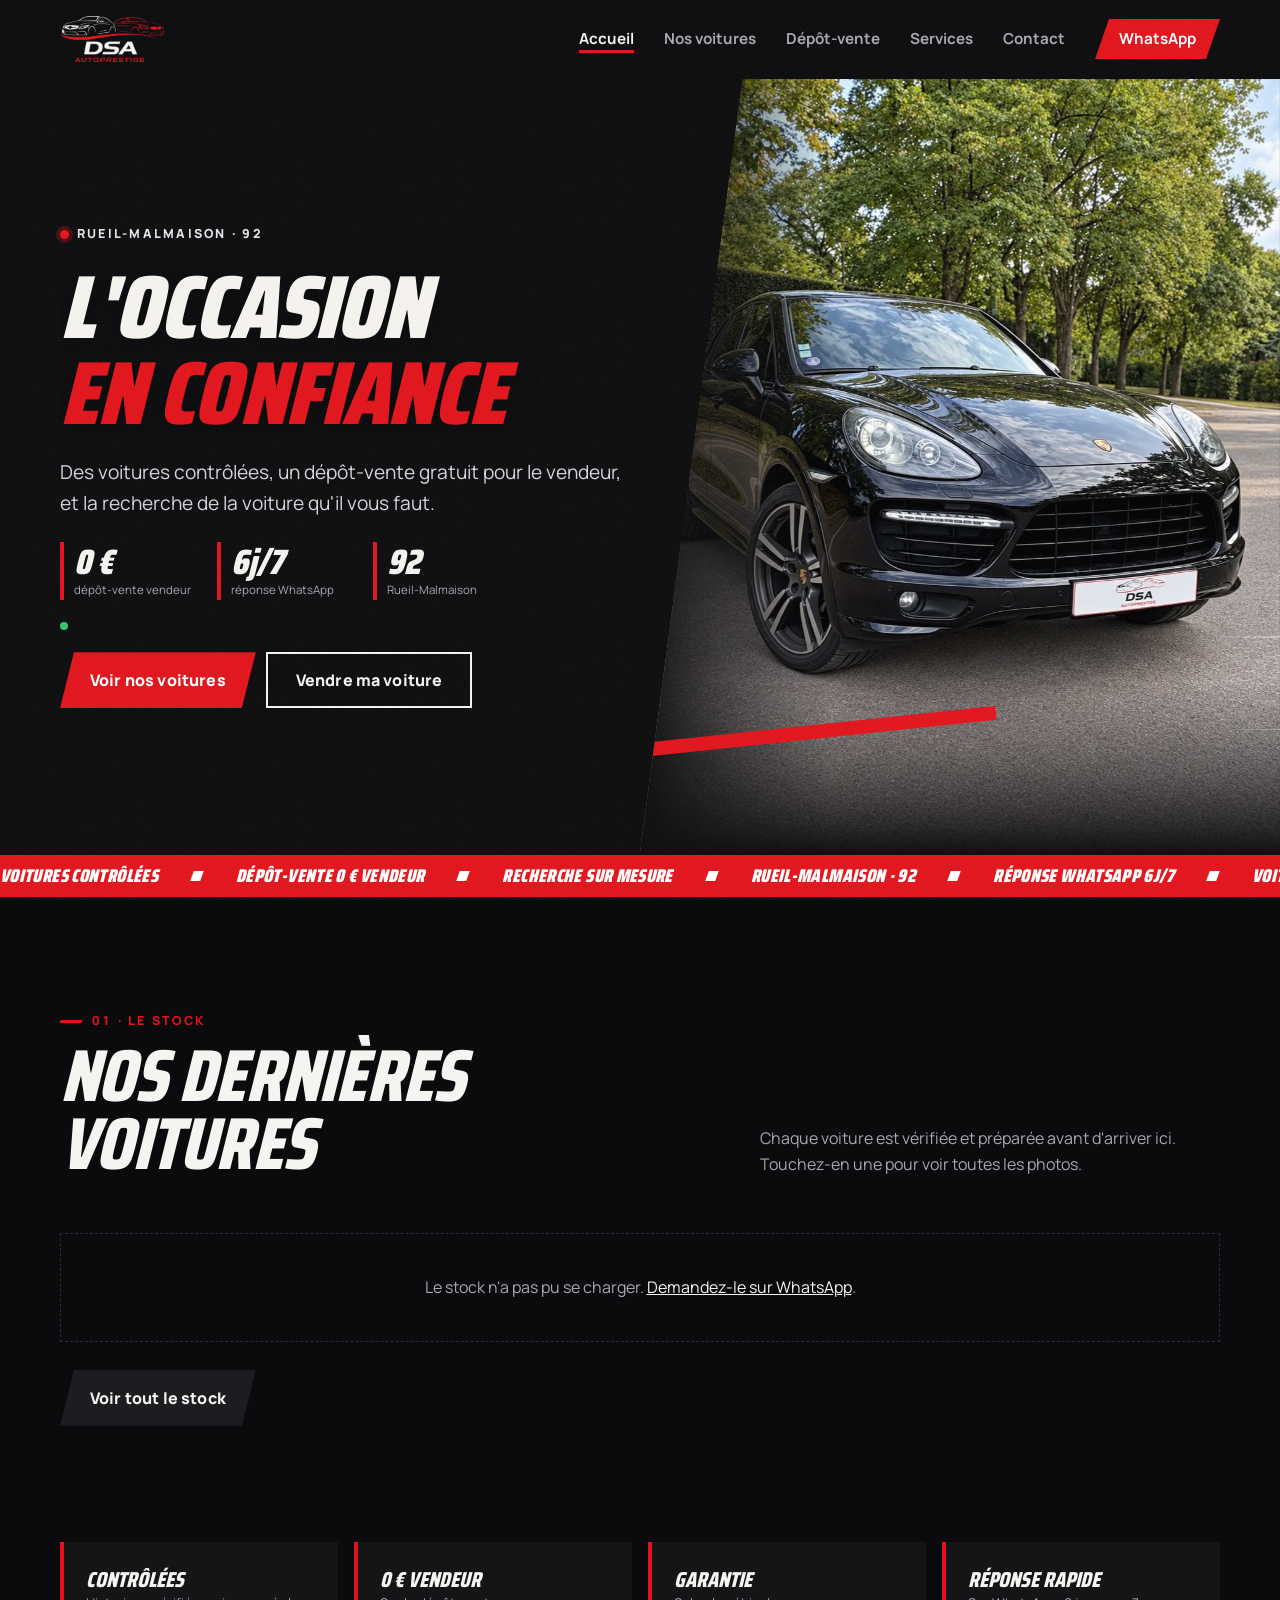
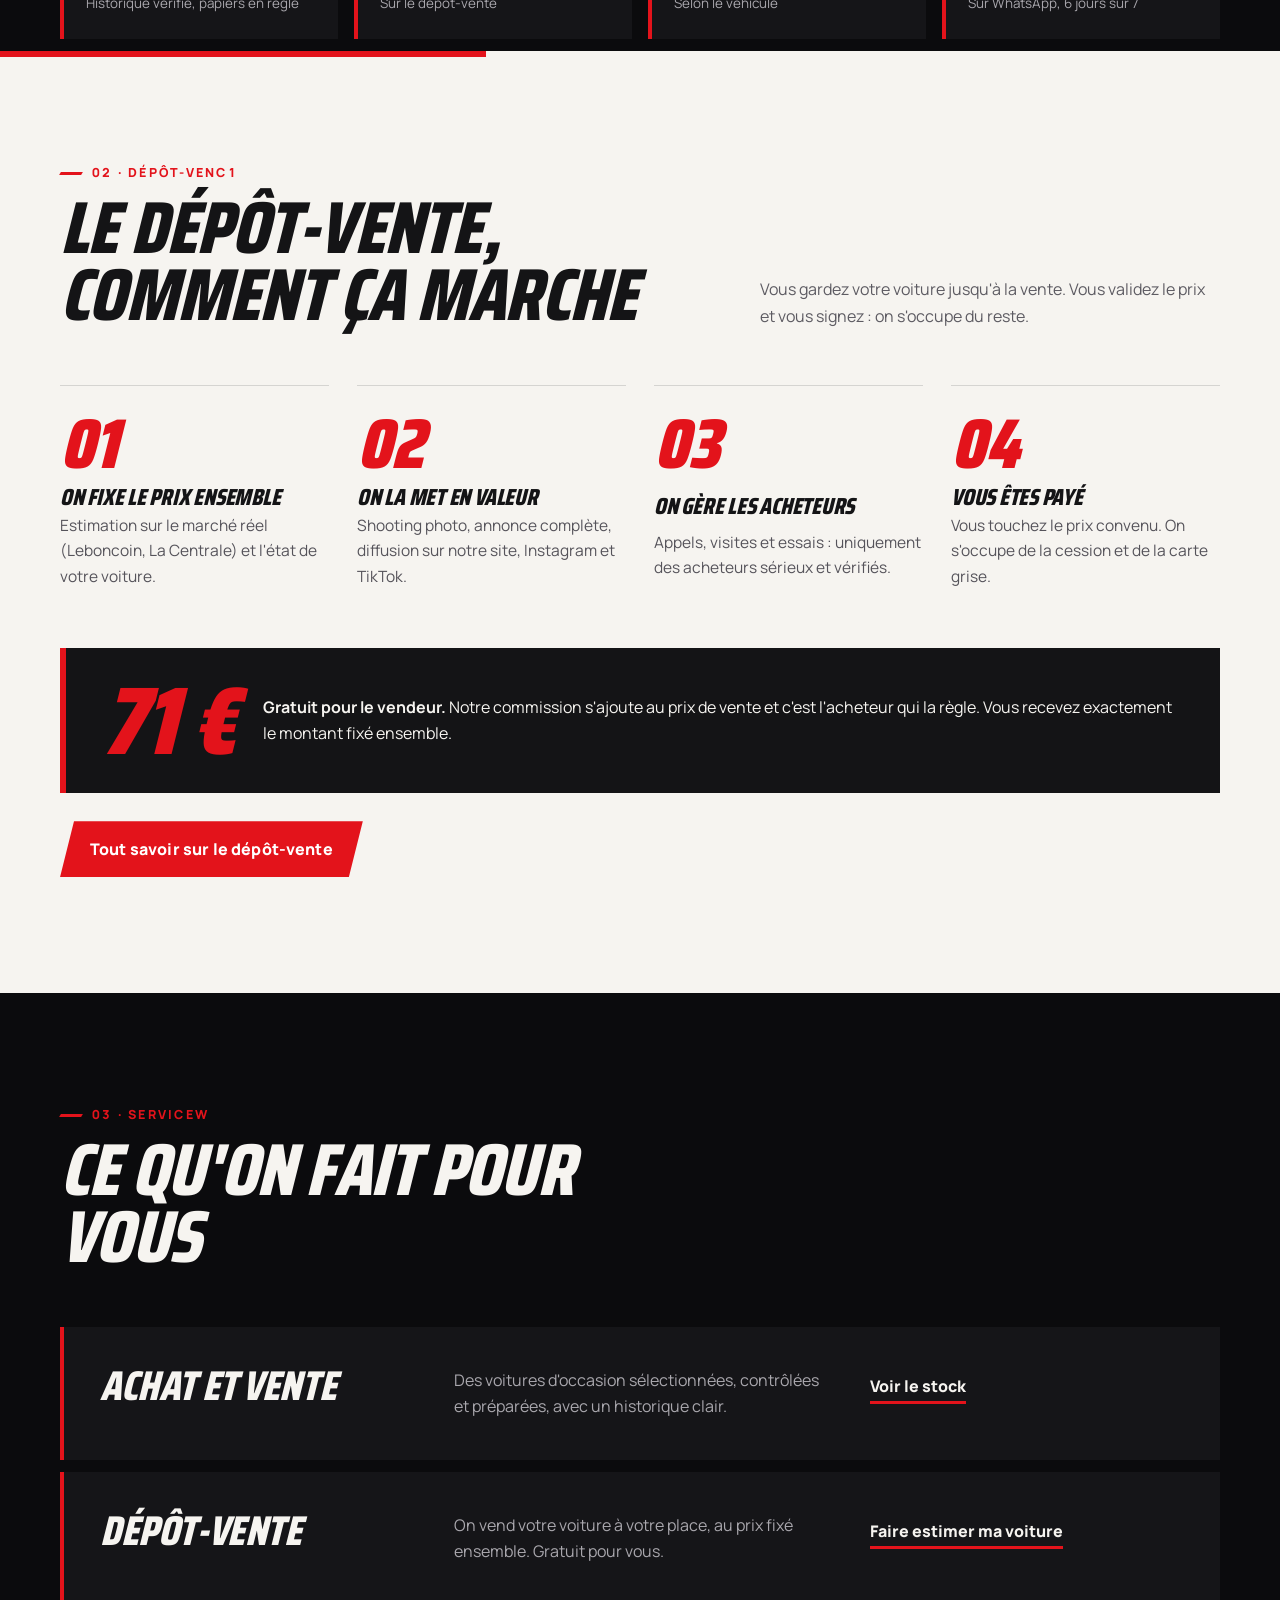
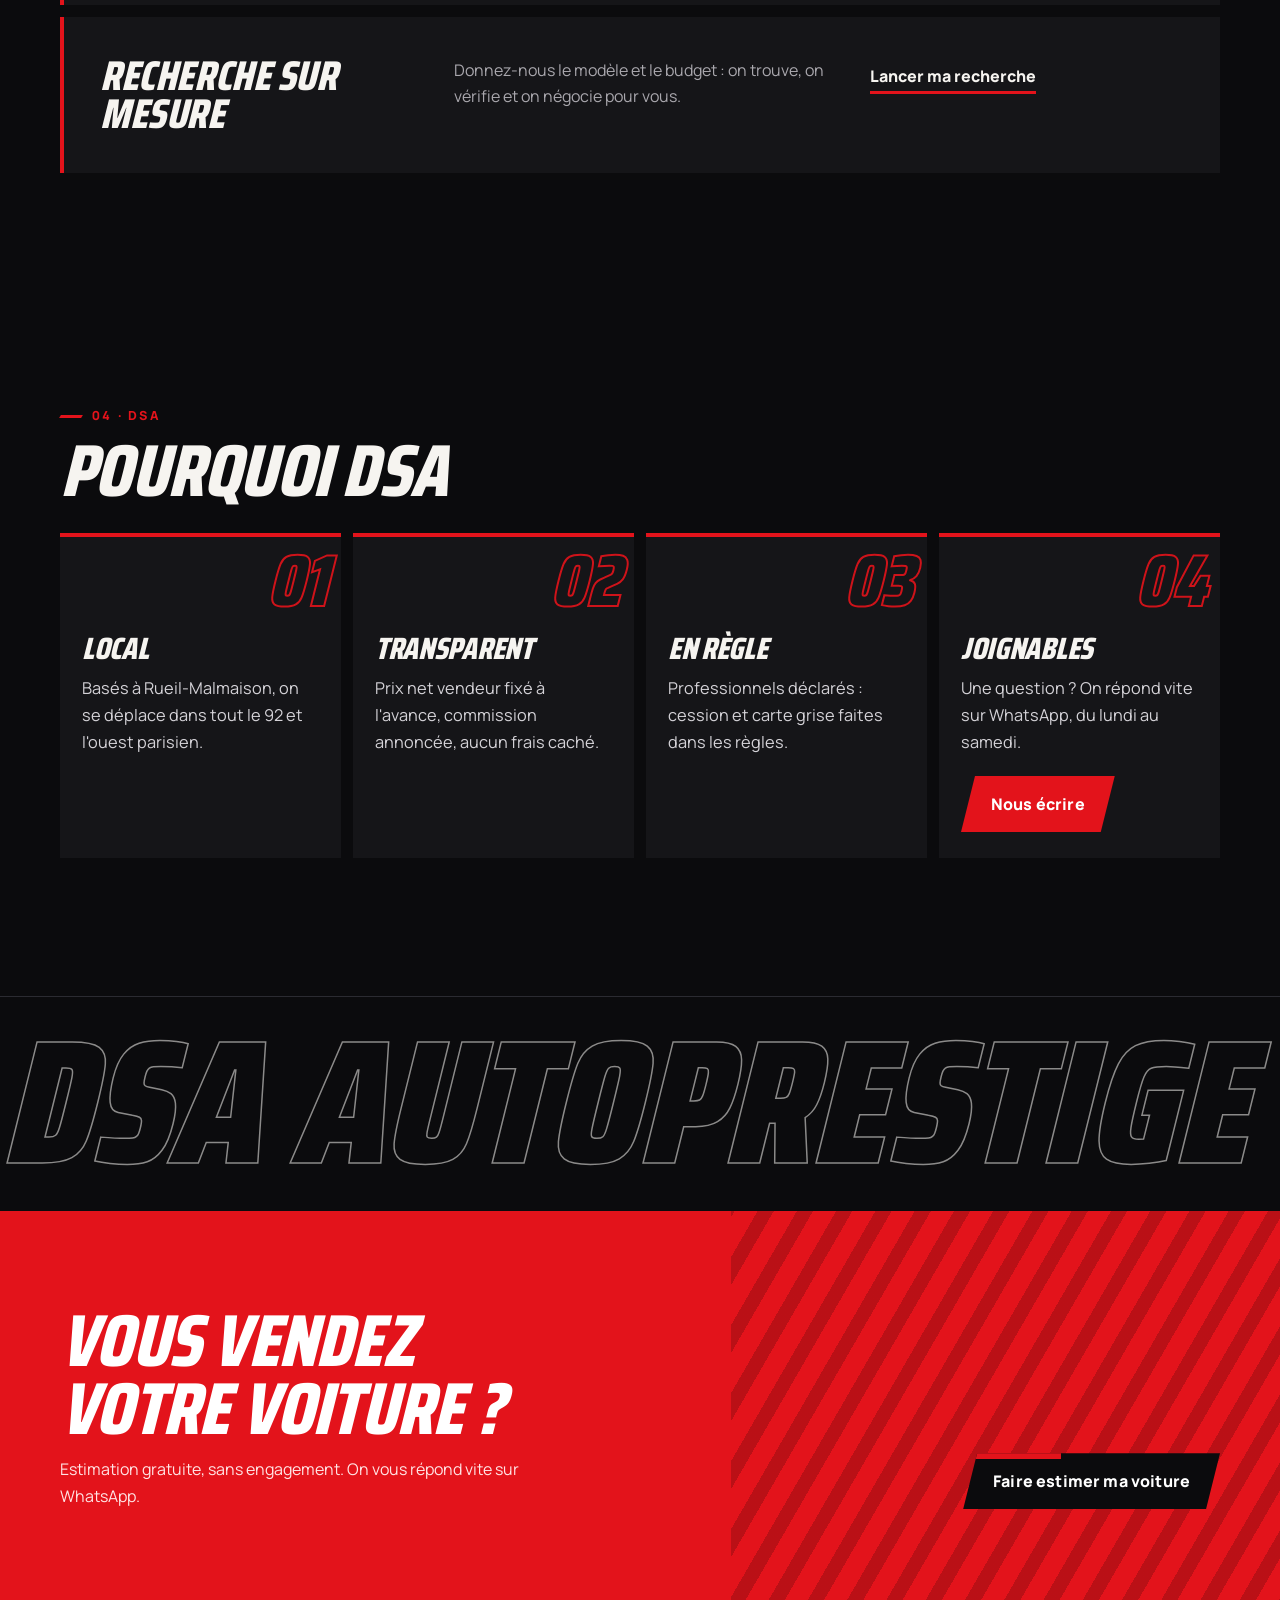
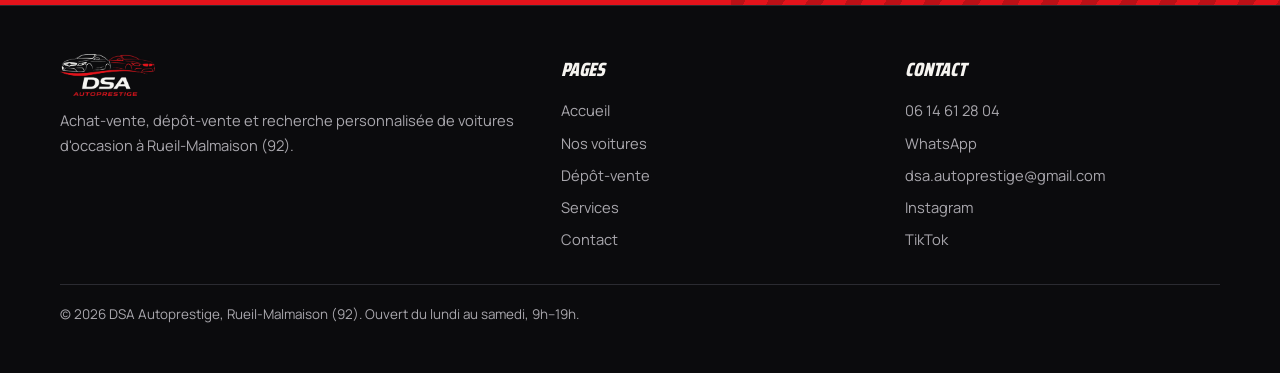
<file: index.html>
<!doctype html>
<html lang="fr">
<head>
<meta charset="utf-8">
<meta name="viewport" content="width=device-width,initial-scale=1,viewport-fit=cover">
<title>DSA Autoprestige · Voitures d'occasion et dépôt-vente à Rueil-Malmaison (92)</title>
<meta name="description" content="Achat-vente de voitures d'occasion contrôlées, dépôt-vente gratuit pour le vendeur et recherche personnalisée à Rueil-Malmaison (92). Contact WhatsApp 06 14 61 28 04.">
<meta name="robots" content="index, follow">
<link rel="canonical" href="https://dsa-autoprestige.fr/">
<meta name="theme-color" content="#0e0e10">
<meta property="og:type" content="website"><meta property="og:site_name" content="DSA Autoprestige">
<meta property="og:title" content="DSA Autoprestige · Voitures d'occasion et dépôt-vente à Rueil-Malmaison (92)"><meta property="og:description" content="Achat-vente de voitures d'occasion contrôlées, dépôt-vente gratuit pour le vendeur et recherche personnalisée à Rueil-Malmaison (92). Contact WhatsApp 06 14 61 28 04.">
<meta property="og:url" content="https://dsa-autoprestige.fr/"><meta property="og:image" content="https://dsa-autoprestige.fr/assets/hero-800.webp">
<link rel="icon" href="/favicon.ico" sizes="48x48"><link rel="icon" type="image/png" sizes="96x96" href="/assets/favicon-96.png"><link rel="icon" type="image/png" sizes="192x192" href="/assets/icon-192.png"><link rel="apple-touch-icon" href="/apple-touch-icon.png">
<link rel="preconnect" href="https://fonts.googleapis.com"><link rel="preconnect" href="https://fonts.gstatic.com" crossorigin>
<link rel="stylesheet" href="https://fonts.googleapis.com/css2?family=Saira+Condensed:wght@700;800;900&family=Manrope:wght@400;500;600;700;800&display=swap">
<link rel="stylesheet" href="/assets/site.css?v=8">
<script>(function(d){d.classList.add("js");try{var ss=sessionStorage,calm=matchMedia("(prefers-reduced-motion:reduce)").matches,ext=!document.referrer||new URL(document.referrer).host!==location.host;if(!calm&&(!ss.getItem("dsaIntro")||(ext&&location.pathname==="/"))){d.classList.add("intro-on");ss.setItem("dsaIntro","1")}else if(!calm&&ss.getItem("dsaWipe")){d.classList.add("wipe-out")}ss.removeItem("dsaWipe")}catch(e){}})(document.documentElement)</script>
<script type="application/ld+json">{"@context": "https://schema.org", "@type": "AutoDealer", "name": "DSA Autoprestige", "url": "https://dsa-autoprestige.fr/", "logo": "https://dsa-autoprestige.fr/assets/logo-carre.png", "image": "https://dsa-autoprestige.fr/assets/hero.webp", "telephone": "+33614612804", "email": "dsa.autoprestige@gmail.com", "address": {"@type": "PostalAddress", "addressLocality": "Rueil-Malmaison", "postalCode": "92500", "addressRegion": "Île-de-France", "addressCountry": "FR"}, "areaServed": ["Rueil-Malmaison", "Hauts-de-Seine"], "openingHoursSpecification": [{"@type": "OpeningHoursSpecification", "dayOfWeek": ["Monday", "Tuesday", "Wednesday", "Thursday", "Friday", "Saturday"], "opens": "09:00", "closes": "19:00"}], "sameAs": ["https://www.instagram.com/dsa.autoprestige", "https://www.tiktok.com/@dsa.autoprestige"]}</script>
</head>
<body>
<div class="intro" aria-hidden="true"><div class="intro-lines"></div><div class="intro-in"><img src="/assets/logo.webp" alt="" width="180" height="80"><i></i><b>Rueil-Malmaison · 92</b><span class="tach">000</span></div><div class="intro-panel"></div></div>
<div class="wipe" aria-hidden="true"><i></i><i></i><img src="/assets/logo.webp" alt="" width="140" height="62"></div>
<div class="grain" aria-hidden="true"></div>
<div class="progress" aria-hidden="true"></div>
<header class="top">
  <div class="wrap">
    <a class="brand" href="/" aria-label="DSA Autoprestige, accueil"><img src="/assets/logo.webp" alt="DSA Autoprestige" width="100" height="44"></a>
    <button class="menu-btn" type="button" aria-label="Ouvrir le menu" aria-expanded="false" aria-controls="nav"><svg viewBox="0 0 24 24" fill="none" stroke="currentColor" stroke-width="2" stroke-linecap="round"><path d="M4 7h16M4 12h16M4 17h16"/></svg></button>
    <nav class="nav" id="nav" aria-label="Navigation principale"><a href="/" aria-current="page">Accueil</a><a href="/vehicules/">Nos voitures</a><a href="/depot-vente/">Dépôt-vente</a><a href="/services/">Services</a><a href="/contact/">Contact</a><a class="nav-cta" href="https://wa.me/33614612804" target="_blank" rel="noopener">WhatsApp</a></nav>
  </div>
</header>
<main>

<section class="hero">
  <div class="hero-photo"><picture><source media="(max-width:700px)" srcset="/assets/hero-800.webp"><img src="/assets/hero.webp" alt="Porsche Cayenne noir préparé par DSA Autoprestige" width="1254" height="1254" fetchpriority="high"></picture><i class="speed"></i><i class="flare"></i><i class="stripe"></i></div>
  <div class="wrap hero-in">
    <span class="place">Rueil-Malmaison · 92</span>
    <h1><span class="ln"><span>L'occasion</span></span> <em class="ln"><span>en confiance</span></em></h1>
    <p class="lead">Des voitures contrôlées, un dépôt-vente gratuit pour le vendeur, et la recherche de la voiture qu'il vous faut.</p>
    <div class="kpis"><div><b data-from="2500" data-to="0" data-suf=" €">0 €</b><span>dépôt-vente vendeur</span></div><div><b data-from="0" data-to="6" data-suf="j/7">6j/7</b><span>réponse WhatsApp</span></div><div><b data-from="0" data-to="92">92</b><span>Rueil-Malmaison</span></div></div>
    <p class="live" data-livecount hidden></p>
    <div class="btns"><a class="btn primary" href="/vehicules/">Voir nos voitures</a><a class="btn ghost" href="/depot-vente/">Vendre ma voiture</a></div>
  </div>
</section>

<div class="ticker" aria-hidden="true"><div><span>Voitures contrôlées</span><span>Dépôt-vente 0 € vendeur</span><span>Recherche sur mesure</span><span>Rueil-Malmaison · 92</span><span>Réponse WhatsApp 6j/7</span><span>Voitures contrôlées</span><span>Dépôt-vente 0 € vendeur</span><span>Recherche sur mesure</span><span>Rueil-Malmaison · 92</span><span>Réponse WhatsApp 6j/7</span></div></div>

<section><div class="wrap">
  <div class="head"><div><span class="kick">01 · Le stock</span><h2>Nos dernières voitures</h2></div><p>Chaque voiture est vérifiée et préparée avant d'arriver ici. Touchez-en une pour voir toutes les photos.</p></div>
  <div class="cars" data-stock data-limit="4"><div class="skel"></div><div class="skel"></div></div>
  <div class="btns" style="margin-top:28px"><a class="btn" href="/vehicules/">Voir tout le stock</a></div>
</div></section>

<div class="wrap"><div class="promises">
  <div><strong>Contrôlées</strong><span>Historique vérifié, papiers en règle</span></div>
  <div><strong>0 € vendeur</strong><span>Sur le dépôt-vente</span></div>
  <div><strong>Garantie</strong><span>Selon le véhicule</span></div>
  <div><strong>Réponse rapide</strong><span>Sur WhatsApp, 6 jours sur 7</span></div>
</div></div>

<section class="light"><div class="wrap">
  <div class="head"><div><span class="kick">02 · Dépôt-vente</span><h2>Le dépôt-vente, comment ça marche</h2></div><p>Vous gardez votre voiture jusqu'à la vente. Vous validez le prix et vous signez : on s'occupe du reste.</p></div>
  <div class="steps">
    <div class="step"><h3>On fixe le prix ensemble</h3><p>Estimation sur le marché réel (Leboncoin, La Centrale) et l'état de votre voiture.</p></div>
    <div class="step"><h3>On la met en valeur</h3><p>Shooting photo, annonce complète, diffusion sur notre site, Instagram et TikTok.</p></div>
    <div class="step"><h3>On gère les acheteurs</h3><p>Appels, visites et essais : uniquement des acheteurs sérieux et vérifiés.</p></div>
    <div class="step"><h3>Vous êtes payé</h3><p>Vous touchez le prix convenu. On s'occupe de la cession et de la carte grise.</p></div>
  </div>
  <div class="zero"><strong data-from="1500" data-to="0" data-suf=" €">0 €</strong><p><b>Gratuit pour le vendeur.</b> Notre commission s'ajoute au prix de vente et c'est l'acheteur qui la règle. Vous recevez exactement le montant fixé ensemble.</p></div>
  <div class="btns" style="margin-top:28px"><a class="btn primary" href="/depot-vente/">Tout savoir sur le dépôt-vente</a></div>
</div></section>

<section><div class="wrap">
  <div class="head"><div><span class="kick">03 · Services</span><h2>Ce qu'on fait pour vous</h2></div></div>
  <div class="svc">
    <article><h3>Achat et vente</h3><p class="muted">Des voitures d'occasion sélectionnées, contrôlées et préparées, avec un historique clair.</p><a class="more" href="/vehicules/">Voir le stock</a></article>
    <article><h3>Dépôt-vente</h3><p class="muted">On vend votre voiture à votre place, au prix fixé ensemble. Gratuit pour vous.</p><a class="more" href="/depot-vente/">Faire estimer ma voiture</a></article>
    <article><h3>Recherche sur mesure</h3><p class="muted">Donnez-nous le modèle et le budget : on trouve, on vérifie et on négocie pour vous.</p><a class="more" href="/services/#recherche">Lancer ma recherche</a></article>
  </div>
</div></section>

<section class="hs" aria-label="Pourquoi DSA"><div class="hs-pin">
  <div class="wrap hs-head"><span class="kick">04 · DSA</span><h2>Pourquoi DSA</h2></div>
  <div class="hs-track">
    <article><b>01</b><h3>Local</h3><p>Basés à Rueil-Malmaison, on se déplace dans tout le 92 et l'ouest parisien.</p></article>
    <article><b>02</b><h3>Transparent</h3><p>Prix net vendeur fixé à l'avance, commission annoncée, aucun frais caché.</p></article>
    <article><b>03</b><h3>En règle</h3><p>Professionnels déclarés : cession et carte grise faites dans les règles.</p></article>
    <article><b>04</b><h3>Joignables</h3><p>Une question ? On répond vite sur WhatsApp, du lundi au samedi.</p><a class="btn primary" href="/contact/">Nous écrire</a></article>
  </div>
  <div class="wrap"><div class="hs-bar"><i></i></div></div>
</div></section>
<div class="mega" aria-hidden="true"><div><span>DSA Autoprestige</span><span>L'occasion en confiance</span><span>DSA Autoprestige</span><span>L'occasion en confiance</span></div></div>
<section class="final"><div class="wrap">
  <div><h2>Vous vendez votre voiture ?</h2><p style="margin-top:14px">Estimation gratuite, sans engagement. On vous répond vite sur WhatsApp.</p></div>
  <div class="btns"><a class="btn light" href="/depot-vente/#estimation">Faire estimer ma voiture</a></div>
</div></section>

</main>
<footer>
  <div class="wrap">
    <div><img src="/assets/logo.webp" alt="DSA Autoprestige" width="90" height="40"><p>Achat-vente, dépôt-vente et recherche personnalisée de voitures d'occasion à Rueil-Malmaison (92).</p></div>
    <div><h4>Pages</h4><a href="/">Accueil</a><a href="/vehicules/">Nos voitures</a><a href="/depot-vente/">Dépôt-vente</a><a href="/services/">Services</a><a href="/contact/">Contact</a></div>
    <div><h4>Contact</h4><a href="tel:+33614612804">06 14 61 28 04</a><a href="https://wa.me/33614612804" target="_blank" rel="noopener">WhatsApp</a><a href="mailto:dsa.autoprestige@gmail.com">dsa.autoprestige@gmail.com</a><a href="https://www.instagram.com/dsa.autoprestige" target="_blank" rel="noopener">Instagram</a><a href="https://www.tiktok.com/@dsa.autoprestige" target="_blank" rel="noopener">TikTok</a></div>
    <div class="legal">© <span id="year">2026</span> DSA Autoprestige, Rueil-Malmaison (92). Ouvert du lundi au samedi, 9h–19h.</div>
  </div>
</footer>
<div class="actionbar" aria-label="Actions rapides">
  <a href="tel:+33614612804"><svg viewBox="0 0 24 24" fill="none" stroke="currentColor" stroke-width="2" stroke-linecap="round" stroke-linejoin="round"><path d="M22 16.9v3a2 2 0 0 1-2.2 2 19.8 19.8 0 0 1-8.6-3.1 19.5 19.5 0 0 1-6-6A19.8 19.8 0 0 1 2.1 4.2 2 2 0 0 1 4.1 2h3a2 2 0 0 1 2 1.7c.1.9.4 1.8.7 2.7a2 2 0 0 1-.5 2.1L8 9.8a16 16 0 0 0 6 6l1.3-1.3a2 2 0 0 1 2.1-.5c.9.3 1.8.6 2.7.7a2 2 0 0 1 1.7 2z"/></svg>Appeler</a>
  <a href="/vehicules/"><svg viewBox="0 0 24 24" fill="none" stroke="currentColor" stroke-width="2" stroke-linecap="round" stroke-linejoin="round"><path d="M3 15.5V13l2-4.5c.3-.7 1-1 1.7-1h10.6c.7 0 1.4.3 1.7 1L21 13v2.5c0 .6-.4 1-1 1h-1"/><path d="M5 16.5H4c-.6 0-1-.4-1-1"/><circle cx="7.5" cy="16.5" r="1.8"/><circle cx="16.5" cy="16.5" r="1.8"/><path d="M9.3 16.5h5.4"/></svg>Voitures</a>
  <a class="wa" href="https://wa.me/33614612804" target="_blank" rel="noopener"><svg viewBox="0 0 24 24" fill="none" stroke="currentColor" stroke-width="2" stroke-linecap="round" stroke-linejoin="round"><path d="M21 11.5a8.4 8.4 0 0 1-12.4 7.4L3 20.5l1.6-5.4A8.4 8.4 0 1 1 21 11.5z"/></svg>WhatsApp</a>
</div>
<script src="/assets/site.js?v=8" defer></script>
</body>
</html>
</file>
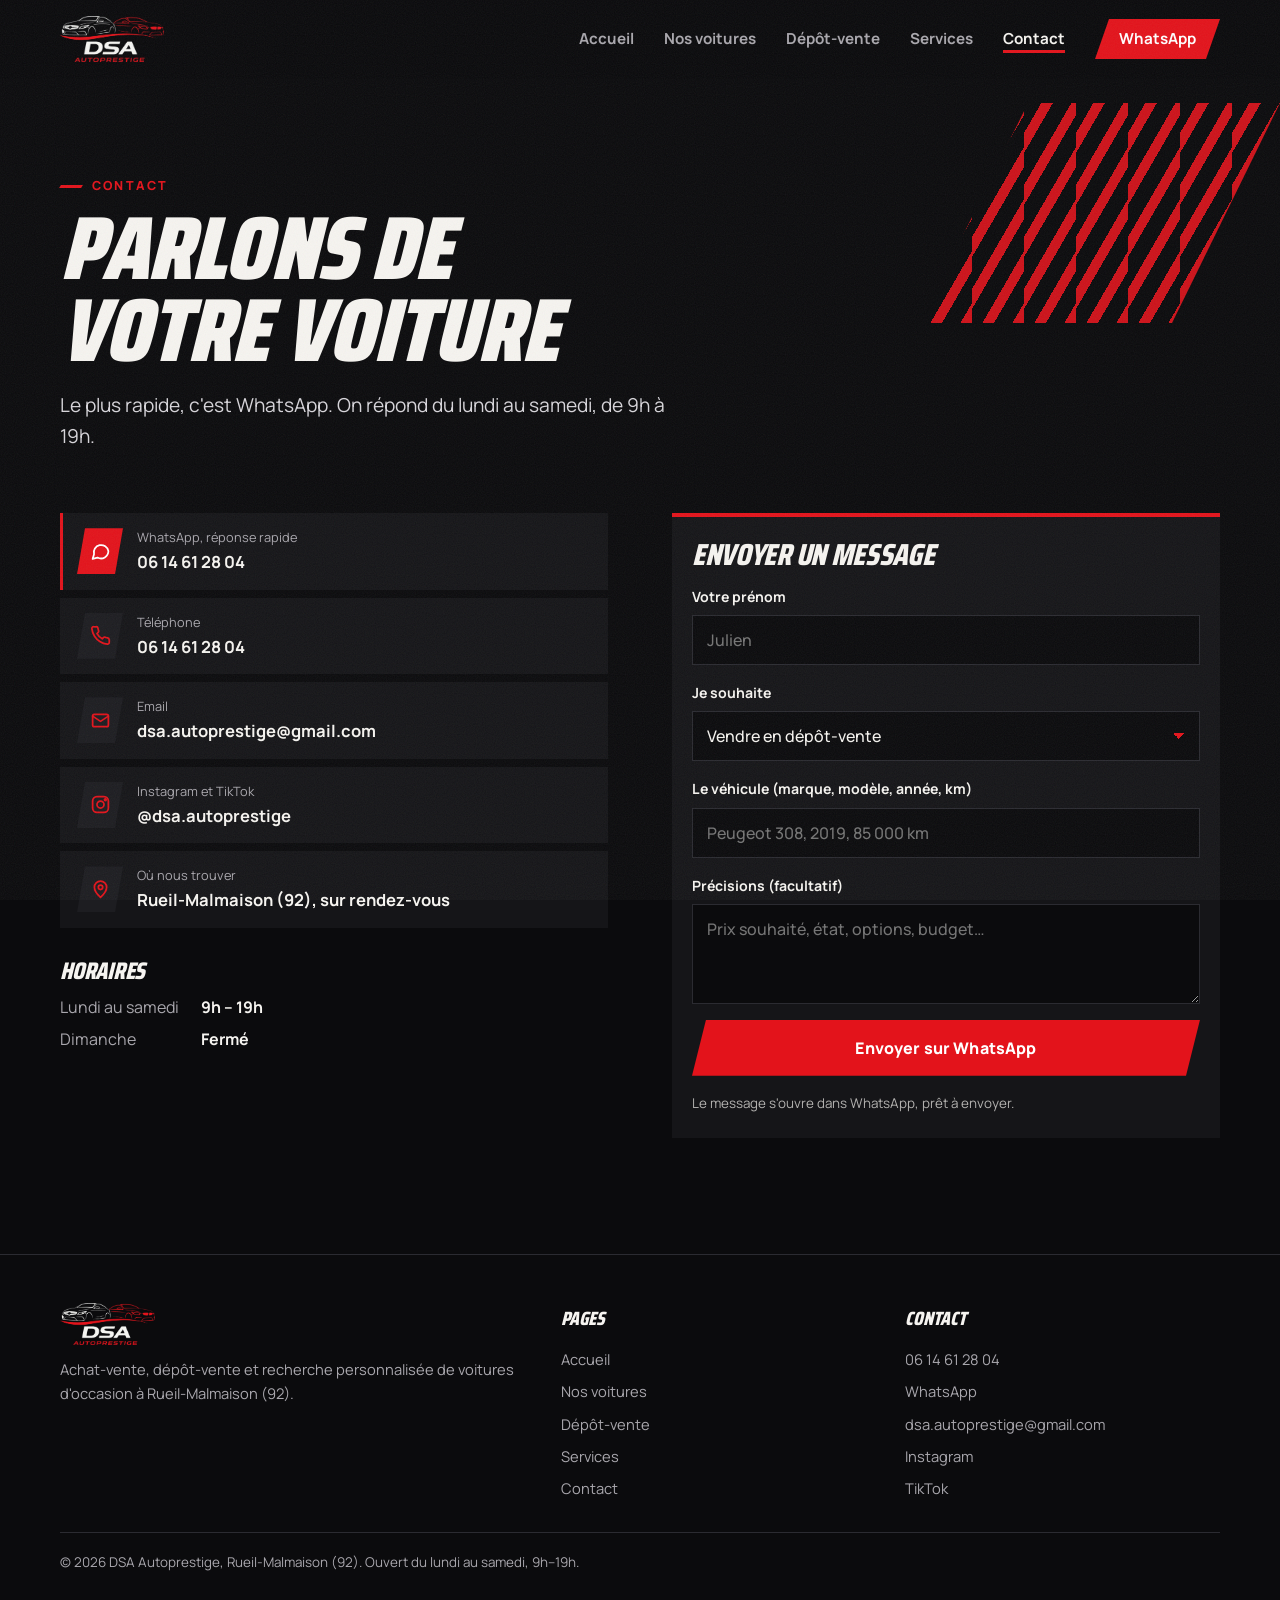
<file: contact/index.html>
<!doctype html>
<html lang="fr">
<head>
<meta charset="utf-8">
<meta name="viewport" content="width=device-width,initial-scale=1,viewport-fit=cover">
<title>Contact · DSA Autoprestige Rueil-Malmaison</title>
<meta name="description" content="Contactez DSA Autoprestige : WhatsApp et téléphone 06 14 61 28 04, du lundi au samedi de 9h à 19h, Rueil-Malmaison (92).">
<meta name="robots" content="index, follow">
<link rel="canonical" href="https://dsa-autoprestige.fr/contact/">
<meta name="theme-color" content="#0e0e10">
<meta property="og:type" content="website"><meta property="og:site_name" content="DSA Autoprestige">
<meta property="og:title" content="Contact · DSA Autoprestige Rueil-Malmaison"><meta property="og:description" content="Contactez DSA Autoprestige : WhatsApp et téléphone 06 14 61 28 04, du lundi au samedi de 9h à 19h, Rueil-Malmaison (92).">
<meta property="og:url" content="https://dsa-autoprestige.fr/contact/"><meta property="og:image" content="https://dsa-autoprestige.fr/assets/hero-800.webp">
<link rel="icon" href="/favicon.ico" sizes="48x48"><link rel="icon" type="image/png" sizes="96x96" href="/assets/favicon-96.png"><link rel="icon" type="image/png" sizes="192x192" href="/assets/icon-192.png"><link rel="apple-touch-icon" href="/apple-touch-icon.png">
<link rel="preconnect" href="https://fonts.googleapis.com"><link rel="preconnect" href="https://fonts.gstatic.com" crossorigin>
<link rel="stylesheet" href="https://fonts.googleapis.com/css2?family=Saira+Condensed:wght@700;800;900&family=Manrope:wght@400;500;600;700;800&display=swap">
<link rel="stylesheet" href="/assets/site.css?v=8">
<script>(function(d){d.classList.add("js");try{var ss=sessionStorage,calm=matchMedia("(prefers-reduced-motion:reduce)").matches,ext=!document.referrer||new URL(document.referrer).host!==location.host;if(!calm&&(!ss.getItem("dsaIntro")||(ext&&location.pathname==="/"))){d.classList.add("intro-on");ss.setItem("dsaIntro","1")}else if(!calm&&ss.getItem("dsaWipe")){d.classList.add("wipe-out")}ss.removeItem("dsaWipe")}catch(e){}})(document.documentElement)</script>

</head>
<body>
<div class="intro" aria-hidden="true"><div class="intro-lines"></div><div class="intro-in"><img src="/assets/logo.webp" alt="" width="180" height="80"><i></i><b>Rueil-Malmaison · 92</b><span class="tach">000</span></div><div class="intro-panel"></div></div>
<div class="wipe" aria-hidden="true"><i></i><i></i><img src="/assets/logo.webp" alt="" width="140" height="62"></div>
<div class="grain" aria-hidden="true"></div>
<div class="progress" aria-hidden="true"></div>
<header class="top">
  <div class="wrap">
    <a class="brand" href="/" aria-label="DSA Autoprestige, accueil"><img src="/assets/logo.webp" alt="DSA Autoprestige" width="100" height="44"></a>
    <button class="menu-btn" type="button" aria-label="Ouvrir le menu" aria-expanded="false" aria-controls="nav"><svg viewBox="0 0 24 24" fill="none" stroke="currentColor" stroke-width="2" stroke-linecap="round"><path d="M4 7h16M4 12h16M4 17h16"/></svg></button>
    <nav class="nav" id="nav" aria-label="Navigation principale"><a href="/">Accueil</a><a href="/vehicules/">Nos voitures</a><a href="/depot-vente/">Dépôt-vente</a><a href="/services/">Services</a><a href="/contact/" aria-current="page">Contact</a><a class="nav-cta" href="https://wa.me/33614612804" target="_blank" rel="noopener">WhatsApp</a></nav>
  </div>
</header>
<main>

<section class="page-head"><div class="wrap">
  <span class="kick">Contact</span>
  <h1>Parlons de votre voiture</h1>
  <p class="lead">Le plus rapide, c'est WhatsApp. On répond du lundi au samedi, de 9h à 19h.</p>
</div></section>
<section style="padding-top:36px"><div class="wrap two">
  <div style="display:grid;gap:32px">
    <div class="channels">
      <a class="channel" href="https://wa.me/33614612804" target="_blank" rel="noopener"><span class="ic"><svg viewBox="0 0 24 24" fill="none" stroke="currentColor" stroke-width="2" stroke-linecap="round" stroke-linejoin="round"><path d="M21 11.5a8.4 8.4 0 0 1-12.4 7.4L3 20.5l1.6-5.4A8.4 8.4 0 1 1 21 11.5z"/></svg></span><div><span>WhatsApp, réponse rapide</span><strong>06 14 61 28 04</strong></div></a>
      <a class="channel" href="tel:+33614612804"><span class="ic"><svg viewBox="0 0 24 24" fill="none" stroke="currentColor" stroke-width="2" stroke-linecap="round" stroke-linejoin="round"><path d="M22 16.9v3a2 2 0 0 1-2.2 2 19.8 19.8 0 0 1-8.6-3.1 19.5 19.5 0 0 1-6-6A19.8 19.8 0 0 1 2.1 4.2 2 2 0 0 1 4.1 2h3a2 2 0 0 1 2 1.7c.1.9.4 1.8.7 2.7a2 2 0 0 1-.5 2.1L8 9.8a16 16 0 0 0 6 6l1.3-1.3a2 2 0 0 1 2.1-.5c.9.3 1.8.6 2.7.7a2 2 0 0 1 1.7 2z"/></svg></span><div><span>Téléphone</span><strong>06 14 61 28 04</strong></div></a>
      <a class="channel" href="mailto:dsa.autoprestige@gmail.com"><span class="ic"><svg viewBox="0 0 24 24" fill="none" stroke="currentColor" stroke-width="2" stroke-linecap="round" stroke-linejoin="round"><rect x="3" y="5" width="18" height="14" rx="2"/><path d="m3 7 9 6 9-6"/></svg></span><div><span>Email</span><strong>dsa.autoprestige@gmail.com</strong></div></a>
      <a class="channel" href="https://www.instagram.com/dsa.autoprestige" target="_blank" rel="noopener"><span class="ic"><svg viewBox="0 0 24 24" fill="none" stroke="currentColor" stroke-width="2"><rect x="3" y="3" width="18" height="18" rx="5"/><circle cx="12" cy="12" r="4"/><circle cx="17.5" cy="6.5" r="1" fill="currentColor"/></svg></span><div><span>Instagram et TikTok</span><strong>@dsa.autoprestige</strong></div></a>
      <a class="channel" href="https://www.google.com/maps/search/?api=1&query=Rueil-Malmaison" target="_blank" rel="noopener"><span class="ic"><svg viewBox="0 0 24 24" fill="none" stroke="currentColor" stroke-width="2" stroke-linecap="round" stroke-linejoin="round"><path d="M12 21s-7-6.2-7-11.5A7 7 0 0 1 19 9.5C19 14.8 12 21 12 21z"/><circle cx="12" cy="9.5" r="2.5"/></svg></span><div><span>Où nous trouver</span><strong>Rueil-Malmaison (92), sur rendez-vous</strong></div></a>
    </div>
    <div><h3 style="margin-bottom:12px">Horaires</h3><div class="hours"><span>Lundi au samedi</span><b>9h – 19h</b><span>Dimanche</span><b>Fermé</b></div></div>
  </div>
  <form class="wa" novalidate>
  <h3>Envoyer un message</h3>
  <label>Votre prénom<input name="nom" autocomplete="given-name" placeholder="Julien"></label>
  <label>Je souhaite<select name="service"><option>Vendre en dépôt-vente</option><option>Vendre ma voiture (rachat)</option><option>Trouver une voiture</option><option>Une autre question</option></select></label>
  <label>Le véhicule (marque, modèle, année, km)<input name="vehicule" placeholder="Peugeot 308, 2019, 85 000 km"></label>
  <label>Précisions (facultatif)<textarea name="msg" placeholder="Prix souhaité, état, options, budget…"></textarea></label>
  <p class="err" hidden></p>
  <button class="btn primary" type="submit">Envoyer sur WhatsApp</button>
  <p class="note">Le message s'ouvre dans WhatsApp, prêt à envoyer.</p>
</form>
</div></section>

</main>
<footer>
  <div class="wrap">
    <div><img src="/assets/logo.webp" alt="DSA Autoprestige" width="90" height="40"><p>Achat-vente, dépôt-vente et recherche personnalisée de voitures d'occasion à Rueil-Malmaison (92).</p></div>
    <div><h4>Pages</h4><a href="/">Accueil</a><a href="/vehicules/">Nos voitures</a><a href="/depot-vente/">Dépôt-vente</a><a href="/services/">Services</a><a href="/contact/">Contact</a></div>
    <div><h4>Contact</h4><a href="tel:+33614612804">06 14 61 28 04</a><a href="https://wa.me/33614612804" target="_blank" rel="noopener">WhatsApp</a><a href="mailto:dsa.autoprestige@gmail.com">dsa.autoprestige@gmail.com</a><a href="https://www.instagram.com/dsa.autoprestige" target="_blank" rel="noopener">Instagram</a><a href="https://www.tiktok.com/@dsa.autoprestige" target="_blank" rel="noopener">TikTok</a></div>
    <div class="legal">© <span id="year">2026</span> DSA Autoprestige, Rueil-Malmaison (92). Ouvert du lundi au samedi, 9h–19h.</div>
  </div>
</footer>
<div class="actionbar" aria-label="Actions rapides">
  <a href="tel:+33614612804"><svg viewBox="0 0 24 24" fill="none" stroke="currentColor" stroke-width="2" stroke-linecap="round" stroke-linejoin="round"><path d="M22 16.9v3a2 2 0 0 1-2.2 2 19.8 19.8 0 0 1-8.6-3.1 19.5 19.5 0 0 1-6-6A19.8 19.8 0 0 1 2.1 4.2 2 2 0 0 1 4.1 2h3a2 2 0 0 1 2 1.7c.1.9.4 1.8.7 2.7a2 2 0 0 1-.5 2.1L8 9.8a16 16 0 0 0 6 6l1.3-1.3a2 2 0 0 1 2.1-.5c.9.3 1.8.6 2.7.7a2 2 0 0 1 1.7 2z"/></svg>Appeler</a>
  <a href="/vehicules/"><svg viewBox="0 0 24 24" fill="none" stroke="currentColor" stroke-width="2" stroke-linecap="round" stroke-linejoin="round"><path d="M3 15.5V13l2-4.5c.3-.7 1-1 1.7-1h10.6c.7 0 1.4.3 1.7 1L21 13v2.5c0 .6-.4 1-1 1h-1"/><path d="M5 16.5H4c-.6 0-1-.4-1-1"/><circle cx="7.5" cy="16.5" r="1.8"/><circle cx="16.5" cy="16.5" r="1.8"/><path d="M9.3 16.5h5.4"/></svg>Voitures</a>
  <a class="wa" href="https://wa.me/33614612804" target="_blank" rel="noopener"><svg viewBox="0 0 24 24" fill="none" stroke="currentColor" stroke-width="2" stroke-linecap="round" stroke-linejoin="round"><path d="M21 11.5a8.4 8.4 0 0 1-12.4 7.4L3 20.5l1.6-5.4A8.4 8.4 0 1 1 21 11.5z"/></svg>WhatsApp</a>
</div>
<script src="/assets/site.js?v=8" defer></script>
</body>
</html>
</file>
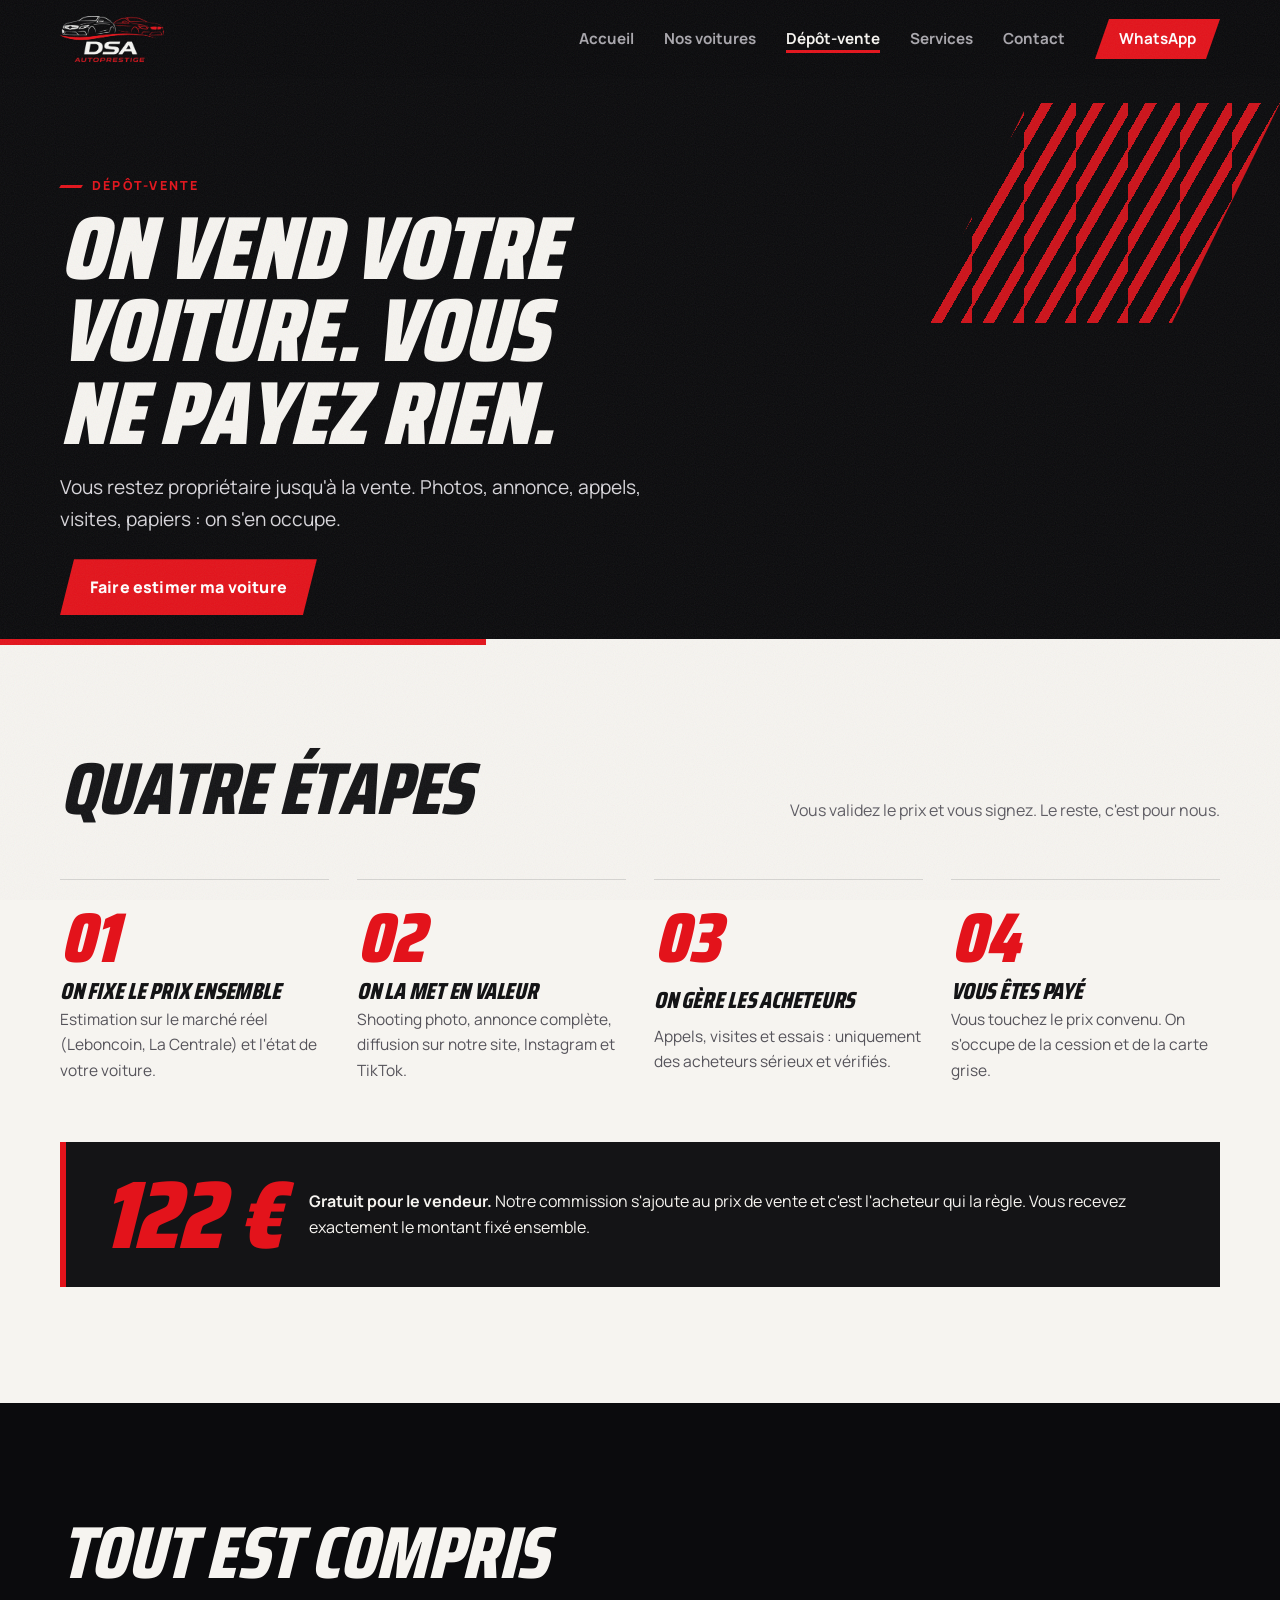
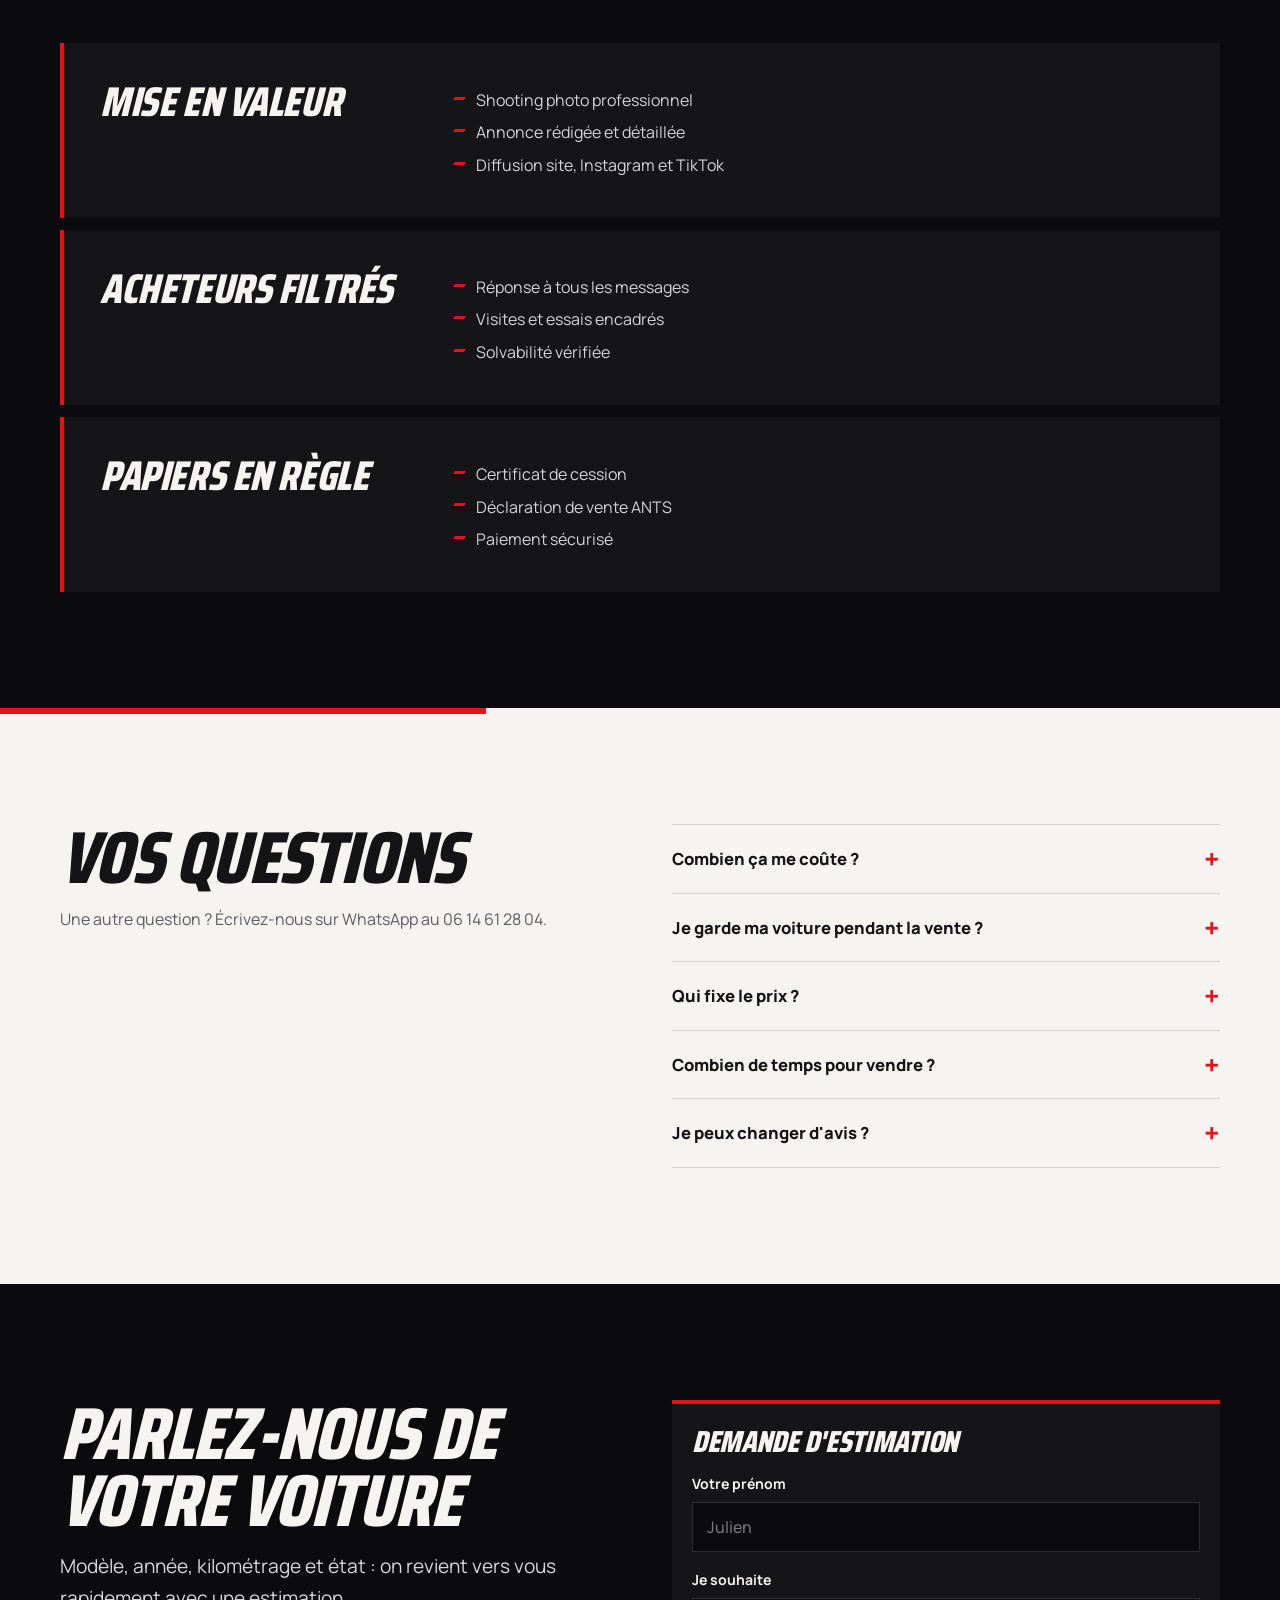
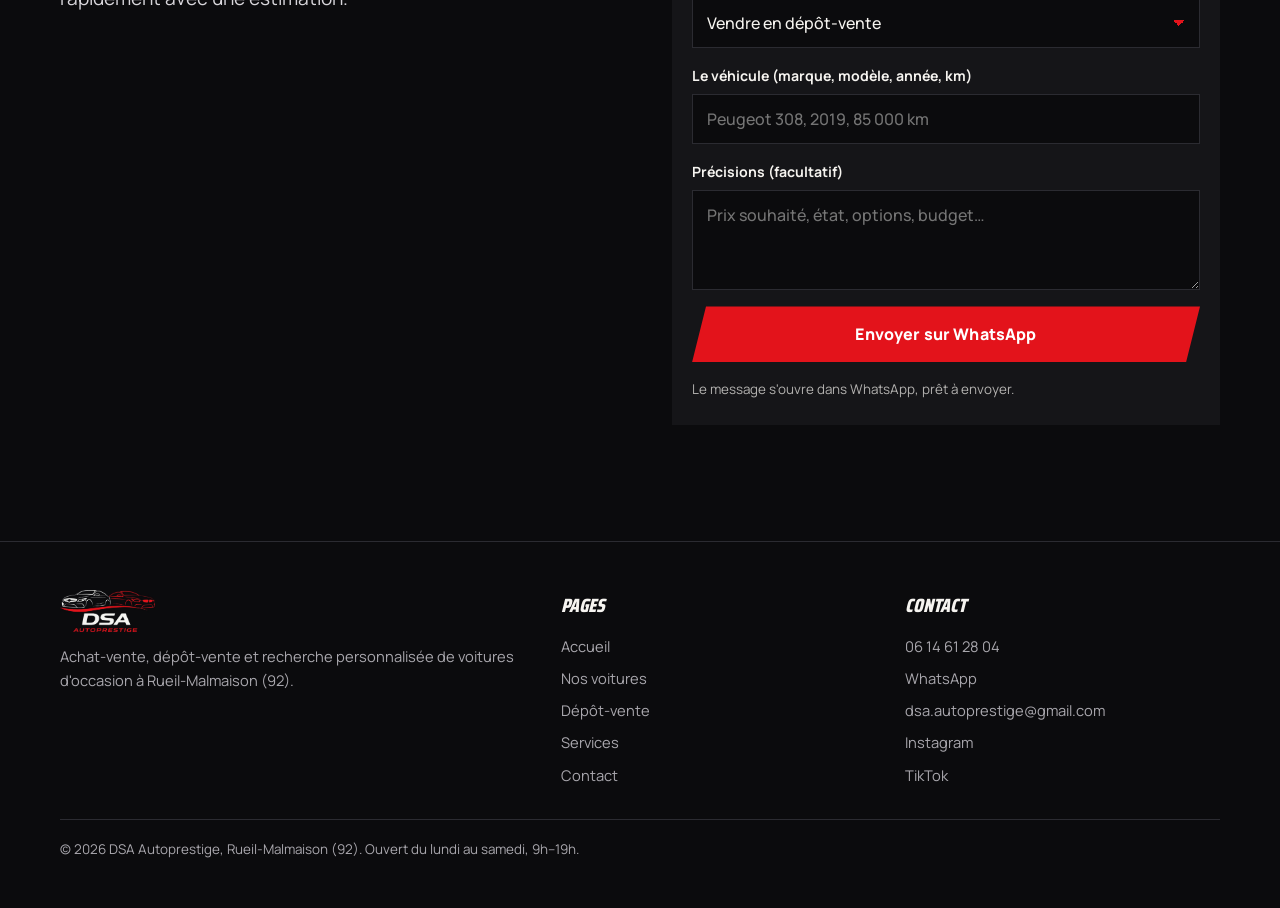
<file: depot-vente/index.html>
<!doctype html>
<html lang="fr">
<head>
<meta charset="utf-8">
<meta name="viewport" content="width=device-width,initial-scale=1,viewport-fit=cover">
<title>Dépôt-vente voiture gratuit pour le vendeur · DSA Autoprestige (92)</title>
<meta name="description" content="Vendez votre voiture sans vous en occuper : estimation, photos, annonce, visites et papiers. 0 € pour le vendeur, à Rueil-Malmaison et dans le 92.">
<meta name="robots" content="index, follow">
<link rel="canonical" href="https://dsa-autoprestige.fr/depot-vente/">
<meta name="theme-color" content="#0e0e10">
<meta property="og:type" content="website"><meta property="og:site_name" content="DSA Autoprestige">
<meta property="og:title" content="Dépôt-vente voiture gratuit pour le vendeur · DSA Autoprestige (92)"><meta property="og:description" content="Vendez votre voiture sans vous en occuper : estimation, photos, annonce, visites et papiers. 0 € pour le vendeur, à Rueil-Malmaison et dans le 92.">
<meta property="og:url" content="https://dsa-autoprestige.fr/depot-vente/"><meta property="og:image" content="https://dsa-autoprestige.fr/assets/hero-800.webp">
<link rel="icon" href="/favicon.ico" sizes="48x48"><link rel="icon" type="image/png" sizes="96x96" href="/assets/favicon-96.png"><link rel="icon" type="image/png" sizes="192x192" href="/assets/icon-192.png"><link rel="apple-touch-icon" href="/apple-touch-icon.png">
<link rel="preconnect" href="https://fonts.googleapis.com"><link rel="preconnect" href="https://fonts.gstatic.com" crossorigin>
<link rel="stylesheet" href="https://fonts.googleapis.com/css2?family=Saira+Condensed:wght@700;800;900&family=Manrope:wght@400;500;600;700;800&display=swap">
<link rel="stylesheet" href="/assets/site.css?v=8">
<script>(function(d){d.classList.add("js");try{var ss=sessionStorage,calm=matchMedia("(prefers-reduced-motion:reduce)").matches,ext=!document.referrer||new URL(document.referrer).host!==location.host;if(!calm&&(!ss.getItem("dsaIntro")||(ext&&location.pathname==="/"))){d.classList.add("intro-on");ss.setItem("dsaIntro","1")}else if(!calm&&ss.getItem("dsaWipe")){d.classList.add("wipe-out")}ss.removeItem("dsaWipe")}catch(e){}})(document.documentElement)</script>

</head>
<body>
<div class="intro" aria-hidden="true"><div class="intro-lines"></div><div class="intro-in"><img src="/assets/logo.webp" alt="" width="180" height="80"><i></i><b>Rueil-Malmaison · 92</b><span class="tach">000</span></div><div class="intro-panel"></div></div>
<div class="wipe" aria-hidden="true"><i></i><i></i><img src="/assets/logo.webp" alt="" width="140" height="62"></div>
<div class="grain" aria-hidden="true"></div>
<div class="progress" aria-hidden="true"></div>
<header class="top">
  <div class="wrap">
    <a class="brand" href="/" aria-label="DSA Autoprestige, accueil"><img src="/assets/logo.webp" alt="DSA Autoprestige" width="100" height="44"></a>
    <button class="menu-btn" type="button" aria-label="Ouvrir le menu" aria-expanded="false" aria-controls="nav"><svg viewBox="0 0 24 24" fill="none" stroke="currentColor" stroke-width="2" stroke-linecap="round"><path d="M4 7h16M4 12h16M4 17h16"/></svg></button>
    <nav class="nav" id="nav" aria-label="Navigation principale"><a href="/">Accueil</a><a href="/vehicules/">Nos voitures</a><a href="/depot-vente/" aria-current="page">Dépôt-vente</a><a href="/services/">Services</a><a href="/contact/">Contact</a><a class="nav-cta" href="https://wa.me/33614612804" target="_blank" rel="noopener">WhatsApp</a></nav>
  </div>
</header>
<main>

<section class="page-head"><div class="wrap">
  <span class="kick">Dépôt-vente</span>
  <h1>On vend votre voiture. Vous ne payez rien.</h1>
  <p class="lead">Vous restez propriétaire jusqu'à la vente. Photos, annonce, appels, visites, papiers : on s'en occupe.</p>
  <div class="btns" style="margin-top:24px"><a class="btn primary" href="#estimation">Faire estimer ma voiture</a></div>
</div></section>

<section class="light"><div class="wrap">
  <div class="head"><h2>Quatre étapes</h2><p>Vous validez le prix et vous signez. Le reste, c'est pour nous.</p></div>
  <div class="steps">
    <div class="step"><h3>On fixe le prix ensemble</h3><p>Estimation sur le marché réel (Leboncoin, La Centrale) et l'état de votre voiture.</p></div>
    <div class="step"><h3>On la met en valeur</h3><p>Shooting photo, annonce complète, diffusion sur notre site, Instagram et TikTok.</p></div>
    <div class="step"><h3>On gère les acheteurs</h3><p>Appels, visites et essais : uniquement des acheteurs sérieux et vérifiés.</p></div>
    <div class="step"><h3>Vous êtes payé</h3><p>Vous touchez le prix convenu. On s'occupe de la cession et de la carte grise.</p></div>
  </div>
  <div class="zero"><strong data-from="1500" data-to="0" data-suf=" €">0 €</strong><p><b>Gratuit pour le vendeur.</b> Notre commission s'ajoute au prix de vente et c'est l'acheteur qui la règle. Vous recevez exactement le montant fixé ensemble.</p></div>
</div></section>

<section><div class="wrap">
  <div class="head"><h2>Tout est compris</h2></div>
  <div class="svc">
    <article><h3>Mise en valeur</h3><ul><li>Shooting photo professionnel</li><li>Annonce rédigée et détaillée</li><li>Diffusion site, Instagram et TikTok</li></ul></article>
    <article><h3>Acheteurs filtrés</h3><ul><li>Réponse à tous les messages</li><li>Visites et essais encadrés</li><li>Solvabilité vérifiée</li></ul></article>
    <article><h3>Papiers en règle</h3><ul><li>Certificat de cession</li><li>Déclaration de vente ANTS</li><li>Paiement sécurisé</li></ul></article>
  </div>
</div></section>

<section class="light"><div class="wrap two">
  <div><h2>Vos questions</h2><p class="muted" style="margin-top:14px">Une autre question ? Écrivez-nous sur WhatsApp au 06 14 61 28 04.</p></div>
  <div class="faq">
    <details><summary>Combien ça me coûte ?</summary><p>Rien. Notre commission est payée par l'acheteur, en plus du prix que vous avez fixé.</p></details>
    <details><summary>Je garde ma voiture pendant la vente ?</summary><p>On en parle ensemble : elle peut rester chez vous ou nous être confiée pour les visites et les essais.</p></details>
    <details><summary>Qui fixe le prix ?</summary><p>On vous propose une estimation basée sur le marché, mais c'est vous qui validez le prix net que vous voulez toucher.</p></details>
    <details><summary>Combien de temps pour vendre ?</summary><p>Ça dépend du modèle et du prix. Une voiture au bon prix et bien présentée part en général en quelques semaines.</p></details>
    <details><summary>Je peux changer d'avis ?</summary><p>Oui. Tant que la voiture n'est pas vendue, vous restez propriétaire et libre d'arrêter.</p></details>
  </div>
</div></section>

<section id="estimation"><div class="wrap two">
  <div><h2>Parlez-nous de votre voiture</h2><p class="lead" style="margin-top:16px">Modèle, année, kilométrage et état : on revient vers vous rapidement avec une estimation.</p></div>
  <form class="wa" novalidate>
  <h3>Demande d'estimation</h3>
  <label>Votre prénom<input name="nom" autocomplete="given-name" placeholder="Julien"></label>
  <label>Je souhaite<select name="service"><option>Vendre en dépôt-vente</option><option>Vendre ma voiture (rachat)</option><option>Trouver une voiture</option><option>Une autre question</option></select></label>
  <label>Le véhicule (marque, modèle, année, km)<input name="vehicule" placeholder="Peugeot 308, 2019, 85 000 km"></label>
  <label>Précisions (facultatif)<textarea name="msg" placeholder="Prix souhaité, état, options, budget…"></textarea></label>
  <p class="err" hidden></p>
  <button class="btn primary" type="submit">Envoyer sur WhatsApp</button>
  <p class="note">Le message s'ouvre dans WhatsApp, prêt à envoyer.</p>
</form>
</div></section>

</main>
<footer>
  <div class="wrap">
    <div><img src="/assets/logo.webp" alt="DSA Autoprestige" width="90" height="40"><p>Achat-vente, dépôt-vente et recherche personnalisée de voitures d'occasion à Rueil-Malmaison (92).</p></div>
    <div><h4>Pages</h4><a href="/">Accueil</a><a href="/vehicules/">Nos voitures</a><a href="/depot-vente/">Dépôt-vente</a><a href="/services/">Services</a><a href="/contact/">Contact</a></div>
    <div><h4>Contact</h4><a href="tel:+33614612804">06 14 61 28 04</a><a href="https://wa.me/33614612804" target="_blank" rel="noopener">WhatsApp</a><a href="mailto:dsa.autoprestige@gmail.com">dsa.autoprestige@gmail.com</a><a href="https://www.instagram.com/dsa.autoprestige" target="_blank" rel="noopener">Instagram</a><a href="https://www.tiktok.com/@dsa.autoprestige" target="_blank" rel="noopener">TikTok</a></div>
    <div class="legal">© <span id="year">2026</span> DSA Autoprestige, Rueil-Malmaison (92). Ouvert du lundi au samedi, 9h–19h.</div>
  </div>
</footer>
<div class="actionbar" aria-label="Actions rapides">
  <a href="tel:+33614612804"><svg viewBox="0 0 24 24" fill="none" stroke="currentColor" stroke-width="2" stroke-linecap="round" stroke-linejoin="round"><path d="M22 16.9v3a2 2 0 0 1-2.2 2 19.8 19.8 0 0 1-8.6-3.1 19.5 19.5 0 0 1-6-6A19.8 19.8 0 0 1 2.1 4.2 2 2 0 0 1 4.1 2h3a2 2 0 0 1 2 1.7c.1.9.4 1.8.7 2.7a2 2 0 0 1-.5 2.1L8 9.8a16 16 0 0 0 6 6l1.3-1.3a2 2 0 0 1 2.1-.5c.9.3 1.8.6 2.7.7a2 2 0 0 1 1.7 2z"/></svg>Appeler</a>
  <a href="/vehicules/"><svg viewBox="0 0 24 24" fill="none" stroke="currentColor" stroke-width="2" stroke-linecap="round" stroke-linejoin="round"><path d="M3 15.5V13l2-4.5c.3-.7 1-1 1.7-1h10.6c.7 0 1.4.3 1.7 1L21 13v2.5c0 .6-.4 1-1 1h-1"/><path d="M5 16.5H4c-.6 0-1-.4-1-1"/><circle cx="7.5" cy="16.5" r="1.8"/><circle cx="16.5" cy="16.5" r="1.8"/><path d="M9.3 16.5h5.4"/></svg>Voitures</a>
  <a class="wa" href="https://wa.me/33614612804" target="_blank" rel="noopener"><svg viewBox="0 0 24 24" fill="none" stroke="currentColor" stroke-width="2" stroke-linecap="round" stroke-linejoin="round"><path d="M21 11.5a8.4 8.4 0 0 1-12.4 7.4L3 20.5l1.6-5.4A8.4 8.4 0 1 1 21 11.5z"/></svg>WhatsApp</a>
</div>
<script src="/assets/site.js?v=8" defer></script>
</body>
</html>
</file>
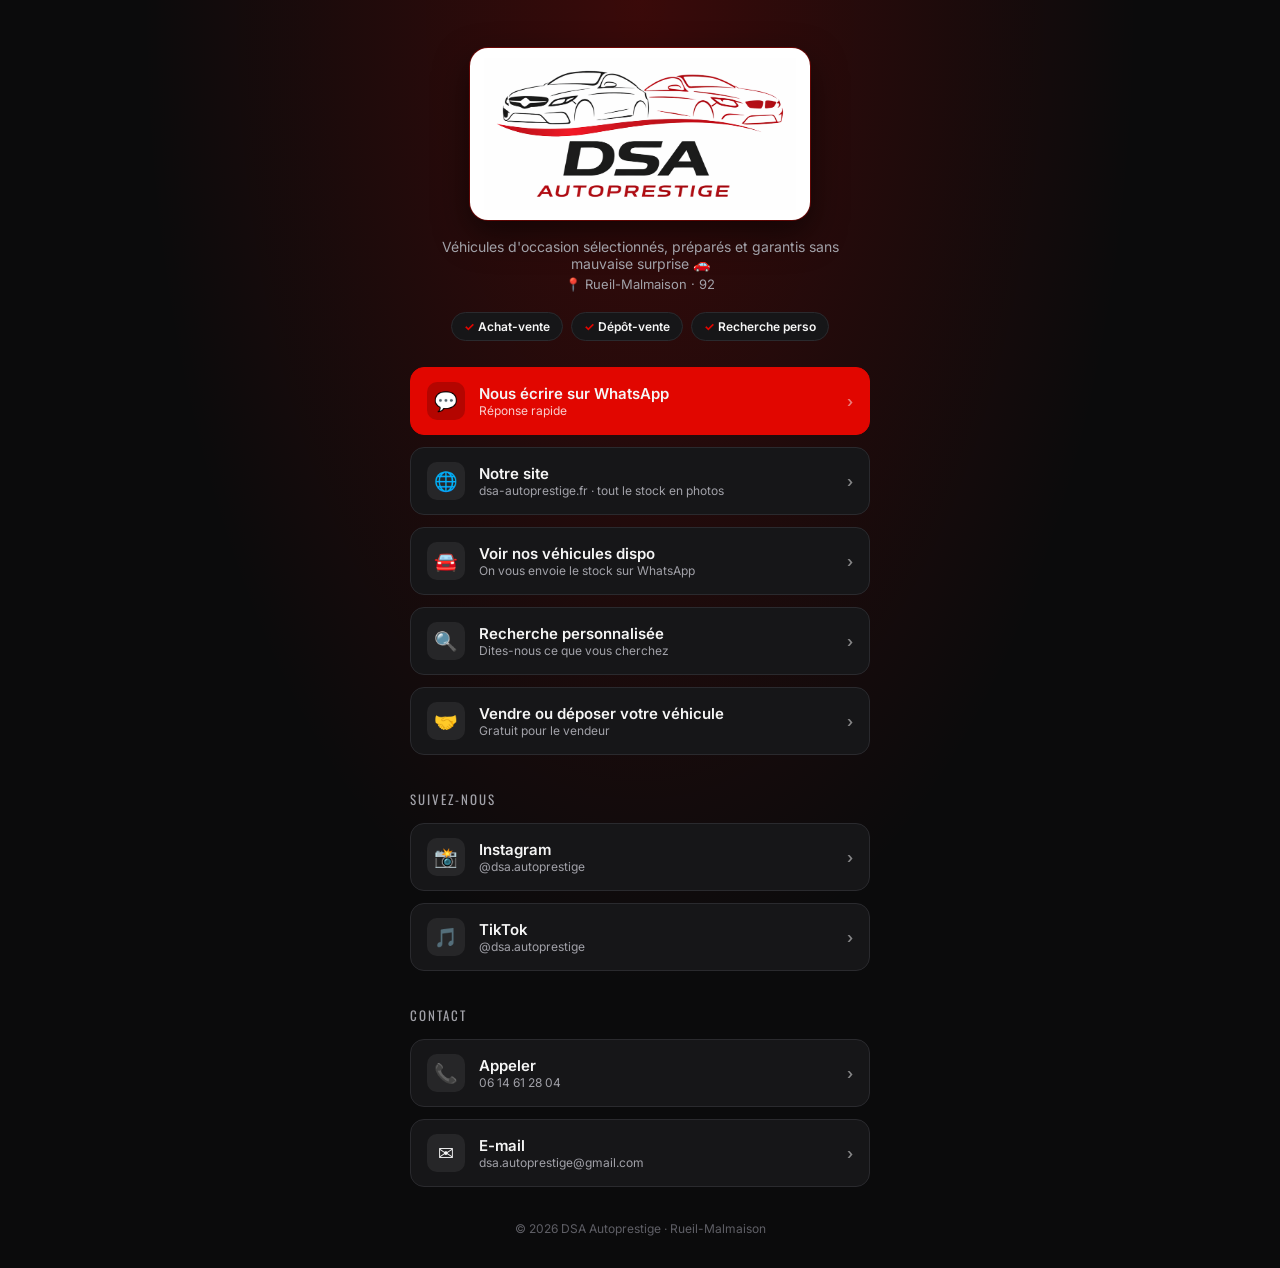
<file: liens/index.html>
<!doctype html>
<html lang="fr">
<head>
<meta charset="utf-8">
<meta name="robots" content="noindex, follow">
<meta name="viewport" content="width=device-width, initial-scale=1">
<title>DSA Autoprestige</title>
<meta name="description" content="DSA Autoprestige — Achat, vente, dépôt-vente et recherche personnalisée de véhicules d'occasion à Rueil-Malmaison (92).">
<meta property="og:title" content="DSA Autoprestige">
<meta property="og:description" content="Véhicules d'occasion · Achat-vente · Dépôt-vente · Recherche perso">
<link rel="preconnect" href="https://fonts.googleapis.com">
<link href="https://fonts.googleapis.com/css2?family=Oswald:wght@500;700&family=Inter:wght@400;500;600&display=swap" rel="stylesheet">
<style>
  :root{
    --bg:#0b0b0c; --card:#161618; --card-hover:#1f1f22; --line:#2a2a2e;
    --red:#e10600; --red-dark:#a80400; --text:#f5f5f5; --muted:#a1a1a8;
  }
  *{box-sizing:border-box;margin:0;padding:0}
  body{
    background:var(--bg); color:var(--text);
    font-family:Inter,system-ui,sans-serif; min-height:100vh;
    display:flex; justify-content:center; padding:48px 16px 32px;
    background-image:radial-gradient(ellipse at top, rgba(225,6,0,.22), transparent 55%);
  }
  main{width:100%; max-width:460px; display:flex; flex-direction:column; align-items:center}
  .logo{
    width:104px; height:104px; border-radius:50%;
    background:linear-gradient(145deg,var(--red),var(--red-dark));
    display:grid; place-items:center; border:3px solid #fff;
    box-shadow:0 0 0 6px rgba(225,6,0,.25), 0 12px 30px rgba(0,0,0,.6);
    font-family:Oswald,sans-serif; font-weight:700; font-size:34px; letter-spacing:1px;
  }
  /* Pour mettre ton vrai logo : remplace le <div class="logo">DSA</div>
     par <img class="logo" src="../logo.png" alt="DSA Autoprestige"> */
  .logo-card{width:100%; max-width:340px; background:#fff; border-radius:18px; padding:10px 14px; box-shadow:0 0 0 1px rgba(225,6,0,.35), 0 14px 34px rgba(0,0,0,.55)}
  .logo-card img{display:block; width:100%; height:auto}
  .sr{position:absolute; width:1px; height:1px; overflow:hidden; clip:rect(0 0 0 0)}
  h1{font-family:Oswald,sans-serif; font-size:28px; letter-spacing:2px; text-transform:uppercase; margin-top:18px}
  h1 span{color:var(--red)}
  .tag{color:var(--muted); font-size:14px; margin-top:18px; text-align:center}
  .loc{font-size:13px; color:var(--muted); margin-top:4px}
  .pills{display:flex; flex-wrap:wrap; gap:8px; justify-content:center; margin:20px 0 26px}
  .pill{font-size:12px; font-weight:600; padding:6px 12px; border-radius:999px; border:1px solid var(--line); background:var(--card)}
  .pill b{color:var(--red)}
  .links{width:100%; display:flex; flex-direction:column; gap:12px}
  a.btn{
    display:flex; align-items:center; gap:14px; text-decoration:none; color:var(--text);
    background:var(--card); border:1px solid var(--line); border-radius:14px;
    padding:14px 16px; font-weight:600; font-size:15px;
    transition:transform .15s, background .15s, border-color .15s;
  }
  a.btn:hover{transform:translateY(-2px); background:var(--card-hover); border-color:var(--red)}
  a.btn.main{background:var(--red); border-color:var(--red)}
  a.btn.main:hover{background:var(--red-dark)}
  .ico{width:38px; height:38px; flex:none; border-radius:10px; display:grid; place-items:center; background:rgba(255,255,255,.07); font-size:19px}
  .main .ico{background:rgba(0,0,0,.2)}
  .txt{display:flex; flex-direction:column; flex:1}
  .txt small{font-weight:400; font-size:12px; color:var(--muted)}
  .main .txt small{color:rgba(255,255,255,.8)}
  .arrow{opacity:.5}
  .sec{width:100%; font-family:Oswald,sans-serif; font-size:13px; letter-spacing:2px; text-transform:uppercase; color:var(--muted); margin:22px 0 2px}
  footer{margin-top:34px; font-size:12px; color:#5f5f66; text-align:center}
</style>
</head>
<body>
<main>
  <div class="logo-card"><img src="../logo.png" alt="DSA Autoprestige"></div>
  <h1 class="sr">DSA Autoprestige</h1>
  <p class="tag">Véhicules d'occasion sélectionnés, préparés et garantis sans mauvaise surprise 🚗</p>
  <p class="loc">📍 Rueil-Malmaison · 92</p>

  <div class="pills">
    <span class="pill"><b>✓</b> Achat-vente</span>
    <span class="pill"><b>✓</b> Dépôt-vente</span>
    <span class="pill"><b>✓</b> Recherche perso</span>
  </div>

  <div class="links">
    <a class="btn main" href="https://wa.me/33614612804?text=Bonjour%20DSA%20Autoprestige%2C%20je%20vous%20contacte%20au%20sujet%20d%27un%20v%C3%A9hicule" target="_blank" rel="noopener">
      <span class="ico">💬</span><span class="txt">Nous écrire sur WhatsApp<small>Réponse rapide</small></span><span class="arrow">›</span>
    </a>

    <a class="btn" href="https://dsa-autoprestige.fr" target="_blank" rel="noopener">
      <span class="ico">🌐</span><span class="txt">Notre site<small>dsa-autoprestige.fr · tout le stock en photos</small></span><span class="arrow">›</span>
    </a>

    <a class="btn" href="https://wa.me/33614612804?text=Bonjour%2C%20quels%20v%C3%A9hicules%20avez-vous%20de%20disponibles%20en%20ce%20moment%20%3F" target="_blank" rel="noopener">
      <span class="ico">🚘</span><span class="txt">Voir nos véhicules dispo<small>On vous envoie le stock sur WhatsApp</small></span><span class="arrow">›</span>
    </a>

    <a class="btn" href="https://wa.me/33614612804?text=Bonjour%2C%20je%20cherche%20un%20v%C3%A9hicule%20%3A%20mod%C3%A8le%20%2F%20budget%20%2F%20kilom%C3%A9trage%20%3A%20" target="_blank" rel="noopener">
      <span class="ico">🔍</span><span class="txt">Recherche personnalisée<small>Dites-nous ce que vous cherchez</small></span><span class="arrow">›</span>
    </a>

    <a class="btn" href="https://wa.me/33614612804?text=Bonjour%2C%20je%20souhaite%20vendre%20%2F%20mettre%20en%20d%C3%A9p%C3%B4t-vente%20mon%20v%C3%A9hicule%20%3A%20" target="_blank" rel="noopener">
      <span class="ico">🤝</span><span class="txt">Vendre ou déposer votre véhicule<small>Gratuit pour le vendeur</small></span><span class="arrow">›</span>
    </a>

    <p class="sec">Suivez-nous</p>

    <a class="btn" href="https://www.instagram.com/dsa.autoprestige" target="_blank" rel="noopener">
      <span class="ico">📸</span><span class="txt">Instagram<small>@dsa.autoprestige</small></span><span class="arrow">›</span>
    </a>
    <a class="btn" href="https://www.tiktok.com/@dsa.autoprestige" target="_blank" rel="noopener">
      <span class="ico">🎵</span><span class="txt">TikTok<small>@dsa.autoprestige</small></span><span class="arrow">›</span>
    </a>

    <p class="sec">Contact</p>

    <a class="btn" href="tel:+33614612804">
      <span class="ico">📞</span><span class="txt">Appeler<small>06 14 61 28 04</small></span><span class="arrow">›</span>
    </a>
    <a class="btn" href="mailto:dsa.autoprestige@gmail.com">
      <span class="ico">✉️</span><span class="txt">E-mail<small>dsa.autoprestige@gmail.com</small></span><span class="arrow">›</span>
    </a>
  </div>

  <footer>© <span id="y"></span> DSA Autoprestige · Rueil-Malmaison</footer>
</main>
<script>document.getElementById('y').textContent=new Date().getFullYear()</script>
</body>
</html>
</file>
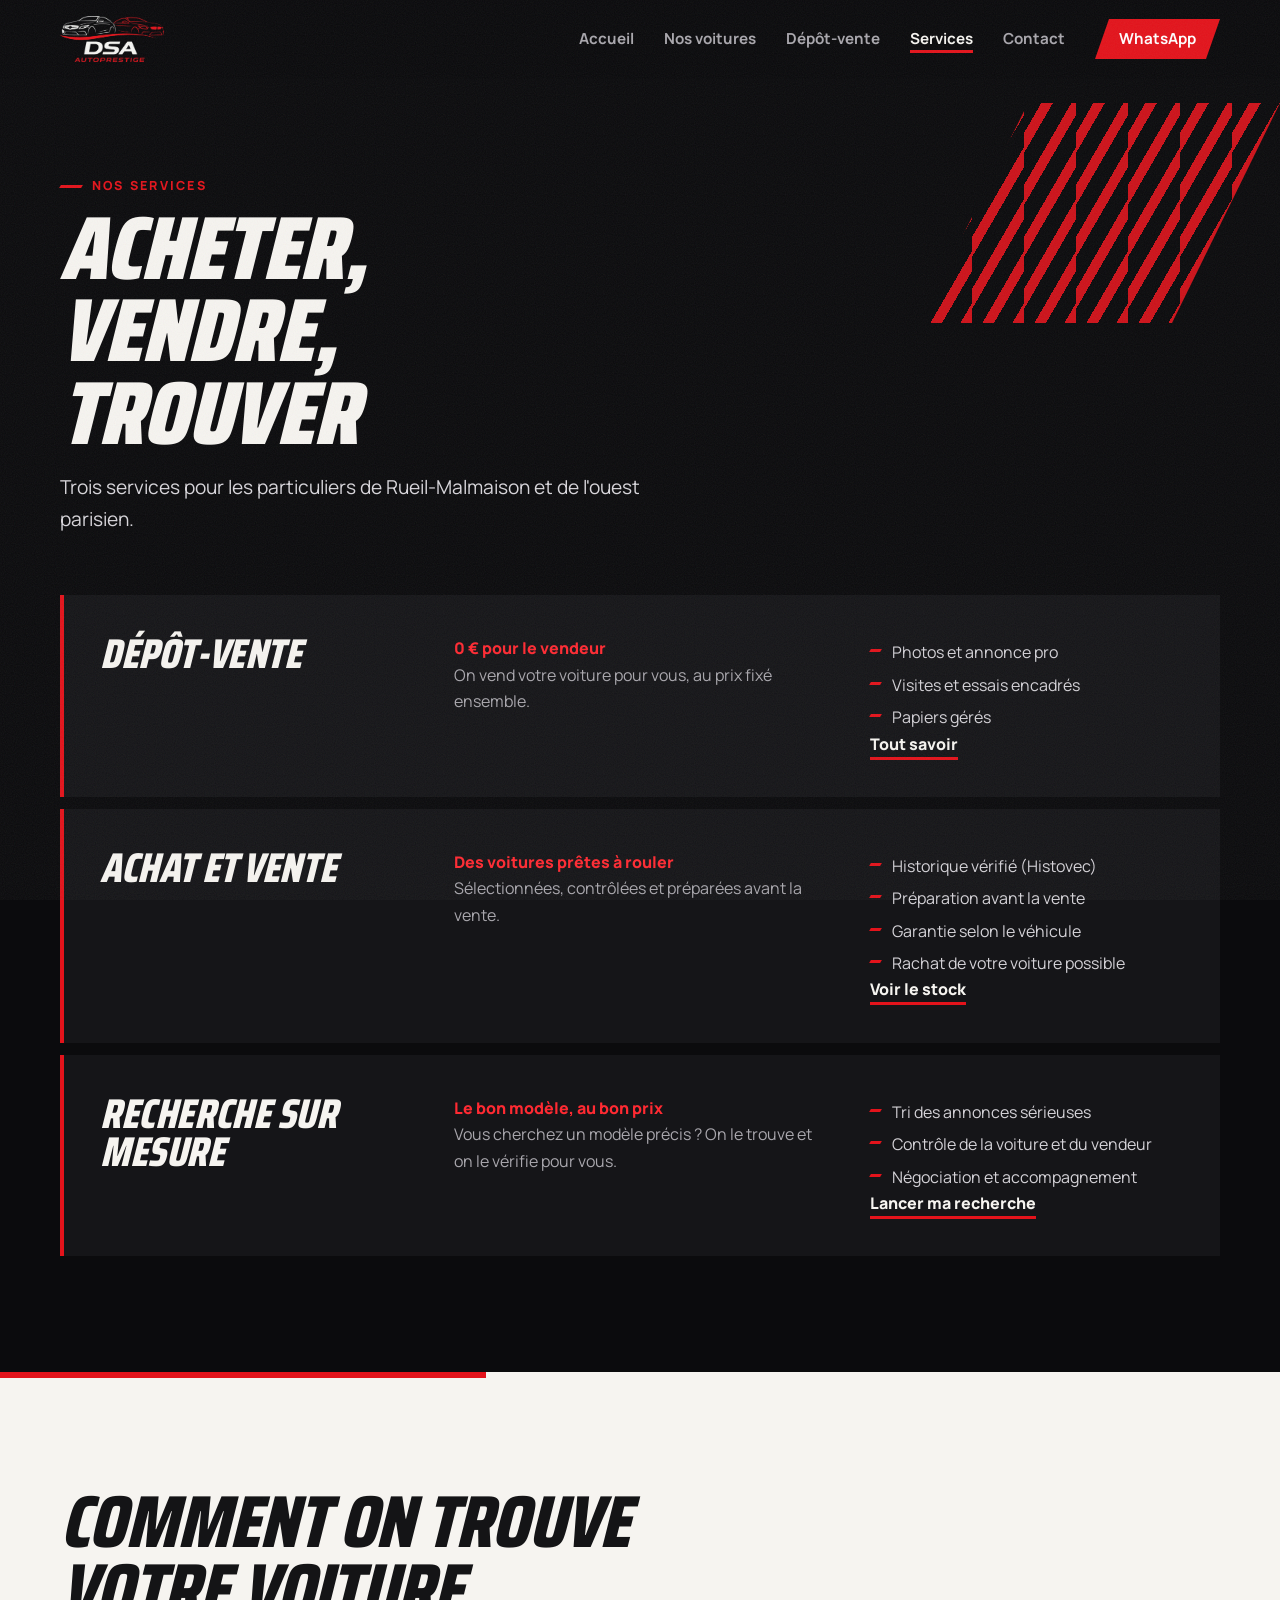
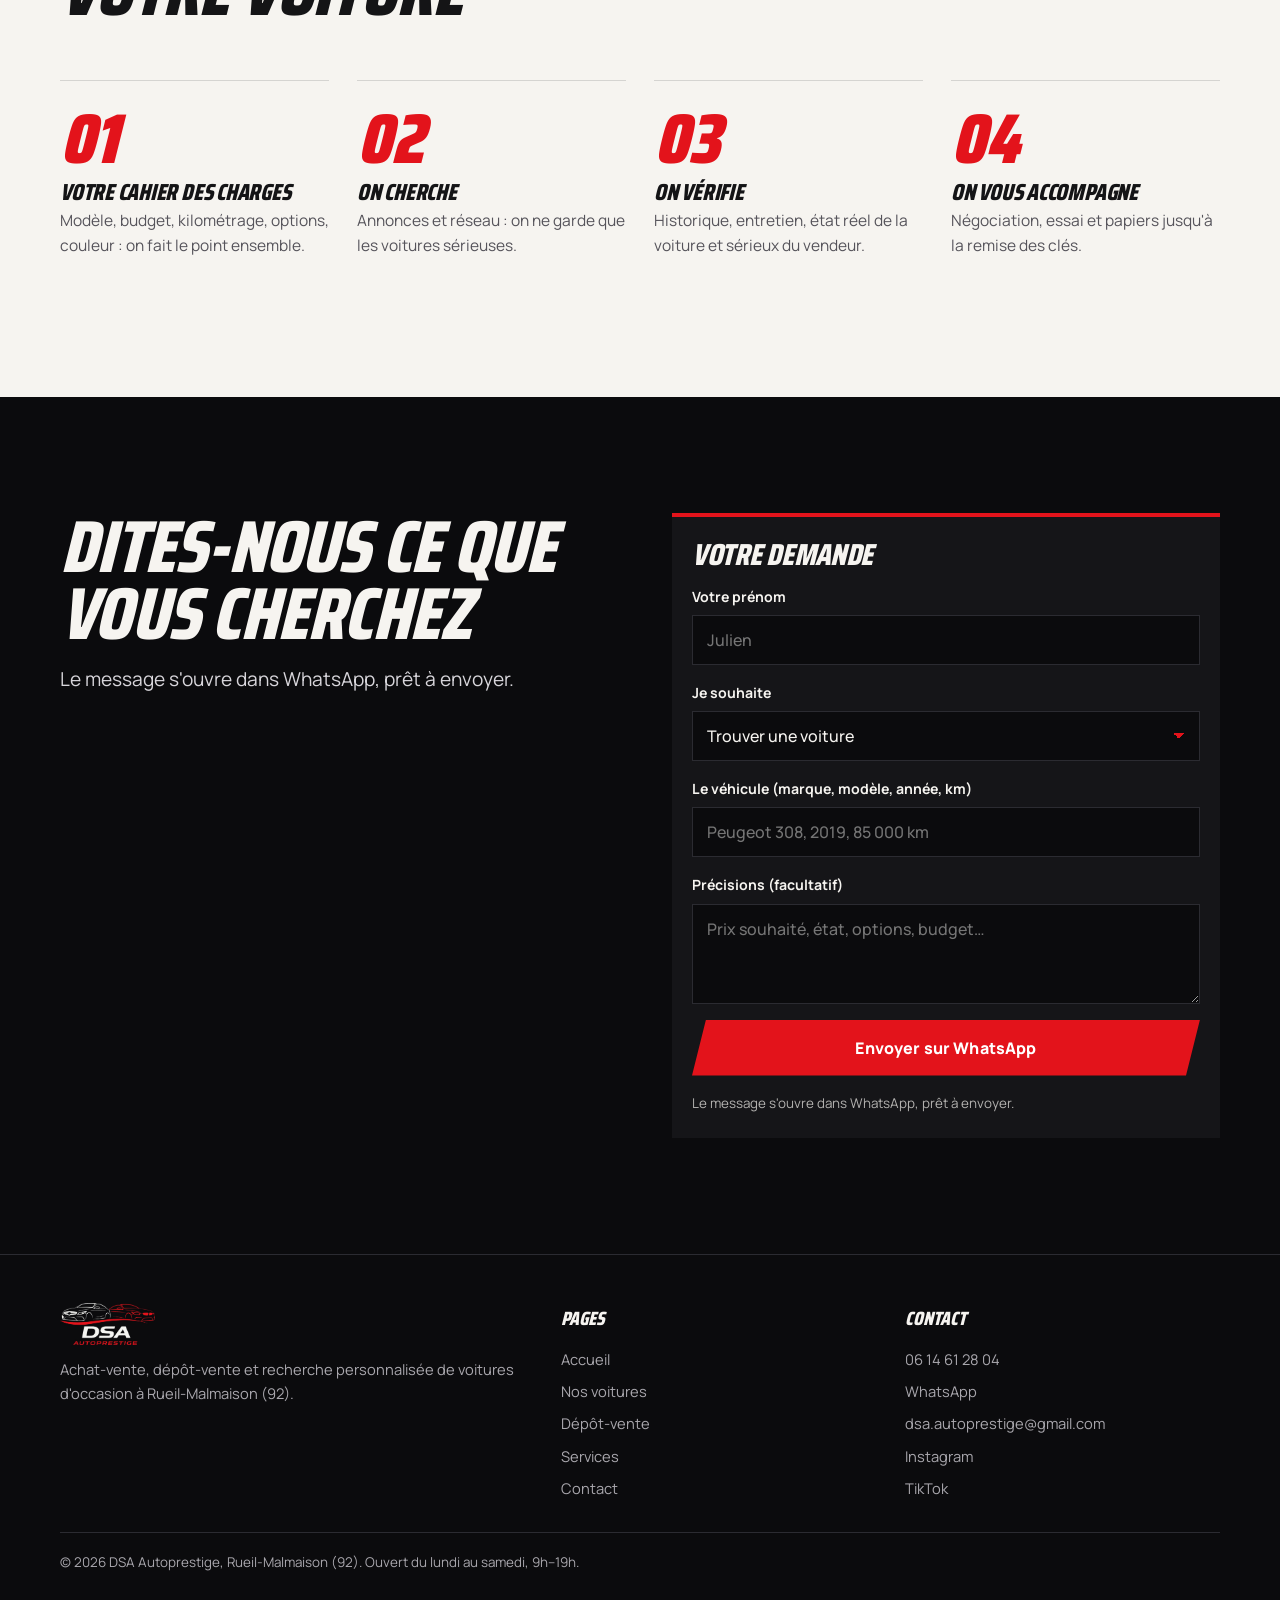
<file: services/index.html>
<!doctype html>
<html lang="fr">
<head>
<meta charset="utf-8">
<meta name="viewport" content="width=device-width,initial-scale=1,viewport-fit=cover">
<title>Achat, vente et recherche de voiture · DSA Autoprestige</title>
<meta name="description" content="Achat-vente de véhicules d'occasion, dépôt-vente et recherche personnalisée de voiture à Rueil-Malmaison (92).">
<meta name="robots" content="index, follow">
<link rel="canonical" href="https://dsa-autoprestige.fr/services/">
<meta name="theme-color" content="#0e0e10">
<meta property="og:type" content="website"><meta property="og:site_name" content="DSA Autoprestige">
<meta property="og:title" content="Achat, vente et recherche de voiture · DSA Autoprestige"><meta property="og:description" content="Achat-vente de véhicules d'occasion, dépôt-vente et recherche personnalisée de voiture à Rueil-Malmaison (92).">
<meta property="og:url" content="https://dsa-autoprestige.fr/services/"><meta property="og:image" content="https://dsa-autoprestige.fr/assets/hero-800.webp">
<link rel="icon" href="/favicon.ico" sizes="48x48"><link rel="icon" type="image/png" sizes="96x96" href="/assets/favicon-96.png"><link rel="icon" type="image/png" sizes="192x192" href="/assets/icon-192.png"><link rel="apple-touch-icon" href="/apple-touch-icon.png">
<link rel="preconnect" href="https://fonts.googleapis.com"><link rel="preconnect" href="https://fonts.gstatic.com" crossorigin>
<link rel="stylesheet" href="https://fonts.googleapis.com/css2?family=Saira+Condensed:wght@700;800;900&family=Manrope:wght@400;500;600;700;800&display=swap">
<link rel="stylesheet" href="/assets/site.css?v=8">
<script>(function(d){d.classList.add("js");try{var ss=sessionStorage,calm=matchMedia("(prefers-reduced-motion:reduce)").matches,ext=!document.referrer||new URL(document.referrer).host!==location.host;if(!calm&&(!ss.getItem("dsaIntro")||(ext&&location.pathname==="/"))){d.classList.add("intro-on");ss.setItem("dsaIntro","1")}else if(!calm&&ss.getItem("dsaWipe")){d.classList.add("wipe-out")}ss.removeItem("dsaWipe")}catch(e){}})(document.documentElement)</script>

</head>
<body>
<div class="intro" aria-hidden="true"><div class="intro-lines"></div><div class="intro-in"><img src="/assets/logo.webp" alt="" width="180" height="80"><i></i><b>Rueil-Malmaison · 92</b><span class="tach">000</span></div><div class="intro-panel"></div></div>
<div class="wipe" aria-hidden="true"><i></i><i></i><img src="/assets/logo.webp" alt="" width="140" height="62"></div>
<div class="grain" aria-hidden="true"></div>
<div class="progress" aria-hidden="true"></div>
<header class="top">
  <div class="wrap">
    <a class="brand" href="/" aria-label="DSA Autoprestige, accueil"><img src="/assets/logo.webp" alt="DSA Autoprestige" width="100" height="44"></a>
    <button class="menu-btn" type="button" aria-label="Ouvrir le menu" aria-expanded="false" aria-controls="nav"><svg viewBox="0 0 24 24" fill="none" stroke="currentColor" stroke-width="2" stroke-linecap="round"><path d="M4 7h16M4 12h16M4 17h16"/></svg></button>
    <nav class="nav" id="nav" aria-label="Navigation principale"><a href="/">Accueil</a><a href="/vehicules/">Nos voitures</a><a href="/depot-vente/">Dépôt-vente</a><a href="/services/" aria-current="page">Services</a><a href="/contact/">Contact</a><a class="nav-cta" href="https://wa.me/33614612804" target="_blank" rel="noopener">WhatsApp</a></nav>
  </div>
</header>
<main>

<section class="page-head"><div class="wrap">
  <span class="kick">Nos services</span>
  <h1>Acheter, vendre, trouver</h1>
  <p class="lead">Trois services pour les particuliers de Rueil-Malmaison et de l'ouest parisien.</p>
</div></section>

<section style="padding-top:36px"><div class="wrap svc">
  <article id="depot"><h3>Dépôt-vente</h3><div><p class="tagline">0 € pour le vendeur</p><p class="muted">On vend votre voiture pour vous, au prix fixé ensemble.</p></div><div><ul><li>Photos et annonce pro</li><li>Visites et essais encadrés</li><li>Papiers gérés</li></ul><a class="more" href="/depot-vente/">Tout savoir</a></div></article>
  <article id="achat"><h3>Achat et vente</h3><div><p class="tagline">Des voitures prêtes à rouler</p><p class="muted">Sélectionnées, contrôlées et préparées avant la vente.</p></div><div><ul><li>Historique vérifié (Histovec)</li><li>Préparation avant la vente</li><li>Garantie selon le véhicule</li><li>Rachat de votre voiture possible</li></ul><a class="more" href="/vehicules/">Voir le stock</a></div></article>
  <article id="recherche"><h3>Recherche sur mesure</h3><div><p class="tagline">Le bon modèle, au bon prix</p><p class="muted">Vous cherchez un modèle précis ? On le trouve et on le vérifie pour vous.</p></div><div><ul><li>Tri des annonces sérieuses</li><li>Contrôle de la voiture et du vendeur</li><li>Négociation et accompagnement</li></ul><a class="more" href="#demande">Lancer ma recherche</a></div></article>
</div></section>

<section class="light"><div class="wrap">
  <div class="head"><h2>Comment on trouve votre voiture</h2></div>
  <div class="steps">
    <div class="step"><h3>Votre cahier des charges</h3><p>Modèle, budget, kilométrage, options, couleur : on fait le point ensemble.</p></div>
    <div class="step"><h3>On cherche</h3><p>Annonces et réseau : on ne garde que les voitures sérieuses.</p></div>
    <div class="step"><h3>On vérifie</h3><p>Historique, entretien, état réel de la voiture et sérieux du vendeur.</p></div>
    <div class="step"><h3>On vous accompagne</h3><p>Négociation, essai et papiers jusqu'à la remise des clés.</p></div>
  </div>
</div></section>

<section id="demande"><div class="wrap two">
  <div><h2>Dites-nous ce que vous cherchez</h2><p class="lead" style="margin-top:16px">Le message s'ouvre dans WhatsApp, prêt à envoyer.</p></div>
  <form class="wa" novalidate>
  <h3>Votre demande</h3>
  <label>Votre prénom<input name="nom" autocomplete="given-name" placeholder="Julien"></label>
  <label>Je souhaite<select name="service"><option>Trouver une voiture</option><option>Vendre en dépôt-vente</option><option>Vendre ma voiture (rachat)</option><option>Une autre question</option></select></label>
  <label>Le véhicule (marque, modèle, année, km)<input name="vehicule" placeholder="Peugeot 308, 2019, 85 000 km"></label>
  <label>Précisions (facultatif)<textarea name="msg" placeholder="Prix souhaité, état, options, budget…"></textarea></label>
  <p class="err" hidden></p>
  <button class="btn primary" type="submit">Envoyer sur WhatsApp</button>
  <p class="note">Le message s'ouvre dans WhatsApp, prêt à envoyer.</p>
</form>
</div></section>

</main>
<footer>
  <div class="wrap">
    <div><img src="/assets/logo.webp" alt="DSA Autoprestige" width="90" height="40"><p>Achat-vente, dépôt-vente et recherche personnalisée de voitures d'occasion à Rueil-Malmaison (92).</p></div>
    <div><h4>Pages</h4><a href="/">Accueil</a><a href="/vehicules/">Nos voitures</a><a href="/depot-vente/">Dépôt-vente</a><a href="/services/">Services</a><a href="/contact/">Contact</a></div>
    <div><h4>Contact</h4><a href="tel:+33614612804">06 14 61 28 04</a><a href="https://wa.me/33614612804" target="_blank" rel="noopener">WhatsApp</a><a href="mailto:dsa.autoprestige@gmail.com">dsa.autoprestige@gmail.com</a><a href="https://www.instagram.com/dsa.autoprestige" target="_blank" rel="noopener">Instagram</a><a href="https://www.tiktok.com/@dsa.autoprestige" target="_blank" rel="noopener">TikTok</a></div>
    <div class="legal">© <span id="year">2026</span> DSA Autoprestige, Rueil-Malmaison (92). Ouvert du lundi au samedi, 9h–19h.</div>
  </div>
</footer>
<div class="actionbar" aria-label="Actions rapides">
  <a href="tel:+33614612804"><svg viewBox="0 0 24 24" fill="none" stroke="currentColor" stroke-width="2" stroke-linecap="round" stroke-linejoin="round"><path d="M22 16.9v3a2 2 0 0 1-2.2 2 19.8 19.8 0 0 1-8.6-3.1 19.5 19.5 0 0 1-6-6A19.8 19.8 0 0 1 2.1 4.2 2 2 0 0 1 4.1 2h3a2 2 0 0 1 2 1.7c.1.9.4 1.8.7 2.7a2 2 0 0 1-.5 2.1L8 9.8a16 16 0 0 0 6 6l1.3-1.3a2 2 0 0 1 2.1-.5c.9.3 1.8.6 2.7.7a2 2 0 0 1 1.7 2z"/></svg>Appeler</a>
  <a href="/vehicules/"><svg viewBox="0 0 24 24" fill="none" stroke="currentColor" stroke-width="2" stroke-linecap="round" stroke-linejoin="round"><path d="M3 15.5V13l2-4.5c.3-.7 1-1 1.7-1h10.6c.7 0 1.4.3 1.7 1L21 13v2.5c0 .6-.4 1-1 1h-1"/><path d="M5 16.5H4c-.6 0-1-.4-1-1"/><circle cx="7.5" cy="16.5" r="1.8"/><circle cx="16.5" cy="16.5" r="1.8"/><path d="M9.3 16.5h5.4"/></svg>Voitures</a>
  <a class="wa" href="https://wa.me/33614612804" target="_blank" rel="noopener"><svg viewBox="0 0 24 24" fill="none" stroke="currentColor" stroke-width="2" stroke-linecap="round" stroke-linejoin="round"><path d="M21 11.5a8.4 8.4 0 0 1-12.4 7.4L3 20.5l1.6-5.4A8.4 8.4 0 1 1 21 11.5z"/></svg>WhatsApp</a>
</div>
<script src="/assets/site.js?v=8" defer></script>
</body>
</html>
</file>
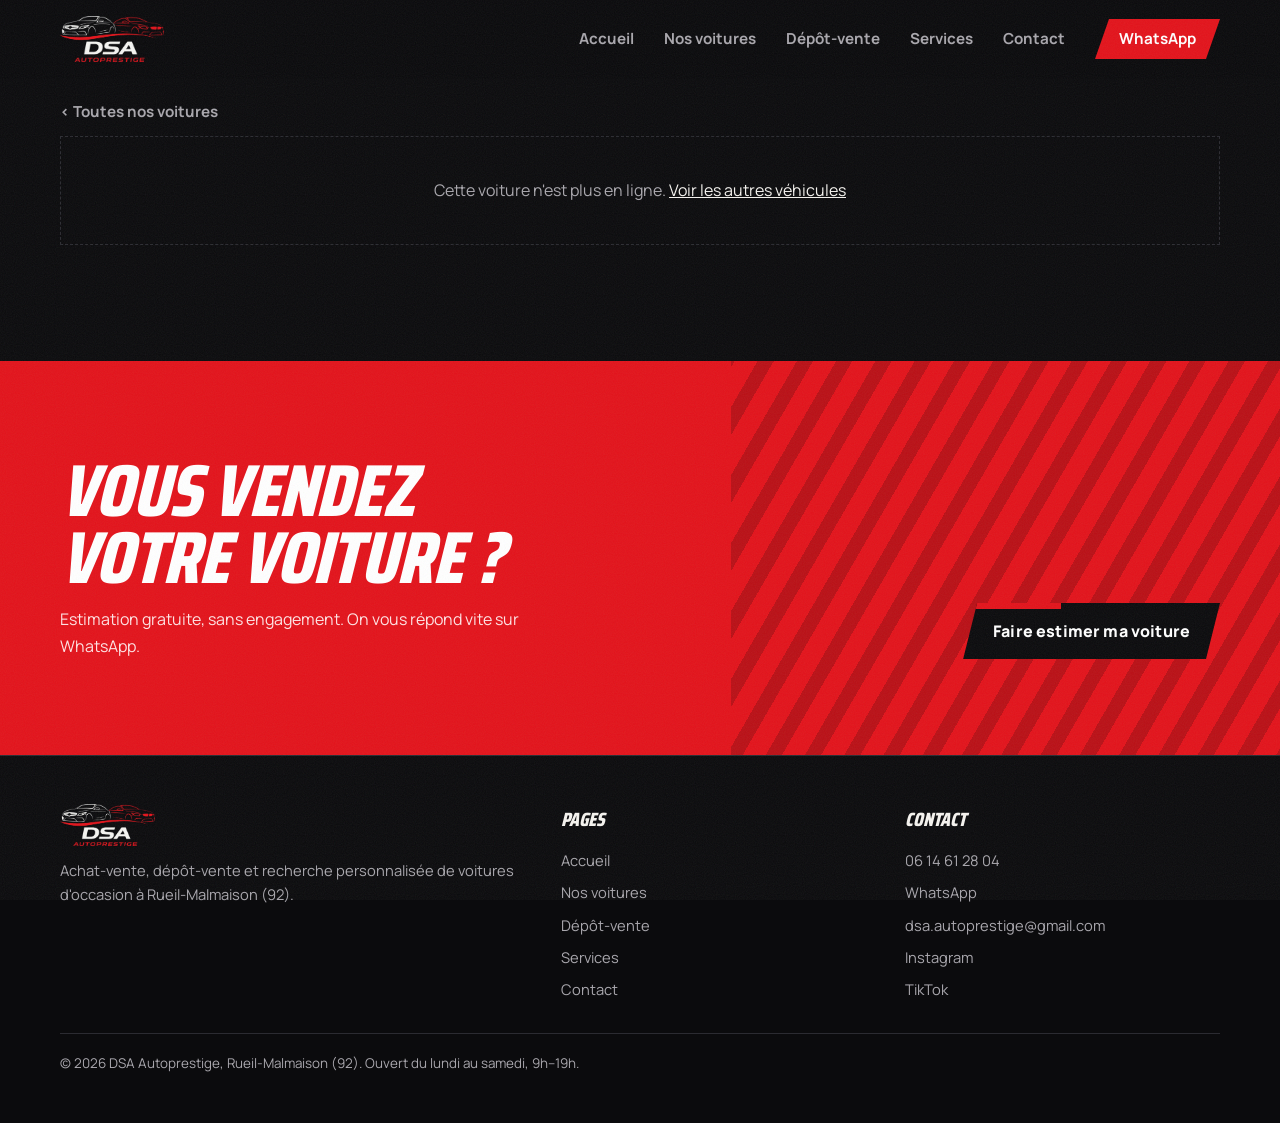
<file: vehicule/index.html>
<!doctype html>
<html lang="fr">
<head>
<meta charset="utf-8">
<meta name="viewport" content="width=device-width,initial-scale=1,viewport-fit=cover">
<title>Véhicule · DSA Autoprestige</title>
<meta name="description" content="Fiche véhicule DSA Autoprestige, Rueil-Malmaison (92).">
<meta name="robots" content="noindex, follow">
<link rel="canonical" href="https://dsa-autoprestige.fr/vehicule/">
<meta name="theme-color" content="#0e0e10">
<meta property="og:type" content="website"><meta property="og:site_name" content="DSA Autoprestige">
<meta property="og:title" content="Véhicule · DSA Autoprestige"><meta property="og:description" content="Fiche véhicule DSA Autoprestige, Rueil-Malmaison (92).">
<meta property="og:url" content="https://dsa-autoprestige.fr/vehicule/"><meta property="og:image" content="https://dsa-autoprestige.fr/assets/hero-800.webp">
<link rel="icon" href="/favicon.ico" sizes="48x48"><link rel="icon" type="image/png" sizes="96x96" href="/assets/favicon-96.png"><link rel="icon" type="image/png" sizes="192x192" href="/assets/icon-192.png"><link rel="apple-touch-icon" href="/apple-touch-icon.png">
<link rel="preconnect" href="https://fonts.googleapis.com"><link rel="preconnect" href="https://fonts.gstatic.com" crossorigin>
<link rel="stylesheet" href="https://fonts.googleapis.com/css2?family=Saira+Condensed:wght@700;800;900&family=Manrope:wght@400;500;600;700;800&display=swap">
<link rel="stylesheet" href="/assets/site.css?v=8">
<script>(function(d){d.classList.add("js");try{var ss=sessionStorage,calm=matchMedia("(prefers-reduced-motion:reduce)").matches,ext=!document.referrer||new URL(document.referrer).host!==location.host;if(!calm&&(!ss.getItem("dsaIntro")||(ext&&location.pathname==="/"))){d.classList.add("intro-on");ss.setItem("dsaIntro","1")}else if(!calm&&ss.getItem("dsaWipe")){d.classList.add("wipe-out")}ss.removeItem("dsaWipe")}catch(e){}})(document.documentElement)</script>

</head>
<body>
<div class="intro" aria-hidden="true"><div class="intro-lines"></div><div class="intro-in"><img src="/assets/logo.webp" alt="" width="180" height="80"><i></i><b>Rueil-Malmaison · 92</b><span class="tach">000</span></div><div class="intro-panel"></div></div>
<div class="wipe" aria-hidden="true"><i></i><i></i><img src="/assets/logo.webp" alt="" width="140" height="62"></div>
<div class="grain" aria-hidden="true"></div>
<div class="progress" aria-hidden="true"></div>
<header class="top">
  <div class="wrap">
    <a class="brand" href="/" aria-label="DSA Autoprestige, accueil"><img src="/assets/logo.webp" alt="DSA Autoprestige" width="100" height="44"></a>
    <button class="menu-btn" type="button" aria-label="Ouvrir le menu" aria-expanded="false" aria-controls="nav"><svg viewBox="0 0 24 24" fill="none" stroke="currentColor" stroke-width="2" stroke-linecap="round"><path d="M4 7h16M4 12h16M4 17h16"/></svg></button>
    <nav class="nav" id="nav" aria-label="Navigation principale"><a href="/">Accueil</a><a href="/vehicules/">Nos voitures</a><a href="/depot-vente/">Dépôt-vente</a><a href="/services/">Services</a><a href="/contact/">Contact</a><a class="nav-cta" href="https://wa.me/33614612804" target="_blank" rel="noopener">WhatsApp</a></nav>
  </div>
</header>
<main>

<section style="padding-top:0"><div class="wrap">
  <a class="back" href="/vehicules/">‹ Toutes nos voitures</a>
  <div class="detail" data-detail><div class="skel"></div><div class="skel" style="min-height:300px"></div></div>
</div></section>
<section class="final"><div class="wrap">
  <div><h2>Vous vendez votre voiture ?</h2><p style="margin-top:14px">Estimation gratuite, sans engagement. On vous répond vite sur WhatsApp.</p></div>
  <div class="btns"><a class="btn light" href="/depot-vente/#estimation">Faire estimer ma voiture</a></div>
</div></section>
</main>
<footer>
  <div class="wrap">
    <div><img src="/assets/logo.webp" alt="DSA Autoprestige" width="90" height="40"><p>Achat-vente, dépôt-vente et recherche personnalisée de voitures d'occasion à Rueil-Malmaison (92).</p></div>
    <div><h4>Pages</h4><a href="/">Accueil</a><a href="/vehicules/">Nos voitures</a><a href="/depot-vente/">Dépôt-vente</a><a href="/services/">Services</a><a href="/contact/">Contact</a></div>
    <div><h4>Contact</h4><a href="tel:+33614612804">06 14 61 28 04</a><a href="https://wa.me/33614612804" target="_blank" rel="noopener">WhatsApp</a><a href="mailto:dsa.autoprestige@gmail.com">dsa.autoprestige@gmail.com</a><a href="https://www.instagram.com/dsa.autoprestige" target="_blank" rel="noopener">Instagram</a><a href="https://www.tiktok.com/@dsa.autoprestige" target="_blank" rel="noopener">TikTok</a></div>
    <div class="legal">© <span id="year">2026</span> DSA Autoprestige, Rueil-Malmaison (92). Ouvert du lundi au samedi, 9h–19h.</div>
  </div>
</footer>
<div class="actionbar" aria-label="Actions rapides">
  <a href="tel:+33614612804"><svg viewBox="0 0 24 24" fill="none" stroke="currentColor" stroke-width="2" stroke-linecap="round" stroke-linejoin="round"><path d="M22 16.9v3a2 2 0 0 1-2.2 2 19.8 19.8 0 0 1-8.6-3.1 19.5 19.5 0 0 1-6-6A19.8 19.8 0 0 1 2.1 4.2 2 2 0 0 1 4.1 2h3a2 2 0 0 1 2 1.7c.1.9.4 1.8.7 2.7a2 2 0 0 1-.5 2.1L8 9.8a16 16 0 0 0 6 6l1.3-1.3a2 2 0 0 1 2.1-.5c.9.3 1.8.6 2.7.7a2 2 0 0 1 1.7 2z"/></svg>Appeler</a>
  <a href="/vehicules/"><svg viewBox="0 0 24 24" fill="none" stroke="currentColor" stroke-width="2" stroke-linecap="round" stroke-linejoin="round"><path d="M3 15.5V13l2-4.5c.3-.7 1-1 1.7-1h10.6c.7 0 1.4.3 1.7 1L21 13v2.5c0 .6-.4 1-1 1h-1"/><path d="M5 16.5H4c-.6 0-1-.4-1-1"/><circle cx="7.5" cy="16.5" r="1.8"/><circle cx="16.5" cy="16.5" r="1.8"/><path d="M9.3 16.5h5.4"/></svg>Voitures</a>
  <a class="wa" href="https://wa.me/33614612804" target="_blank" rel="noopener"><svg viewBox="0 0 24 24" fill="none" stroke="currentColor" stroke-width="2" stroke-linecap="round" stroke-linejoin="round"><path d="M21 11.5a8.4 8.4 0 0 1-12.4 7.4L3 20.5l1.6-5.4A8.4 8.4 0 1 1 21 11.5z"/></svg>WhatsApp</a>
</div>
<script src="/assets/site.js?v=8" defer></script>
</body>
</html>
</file>
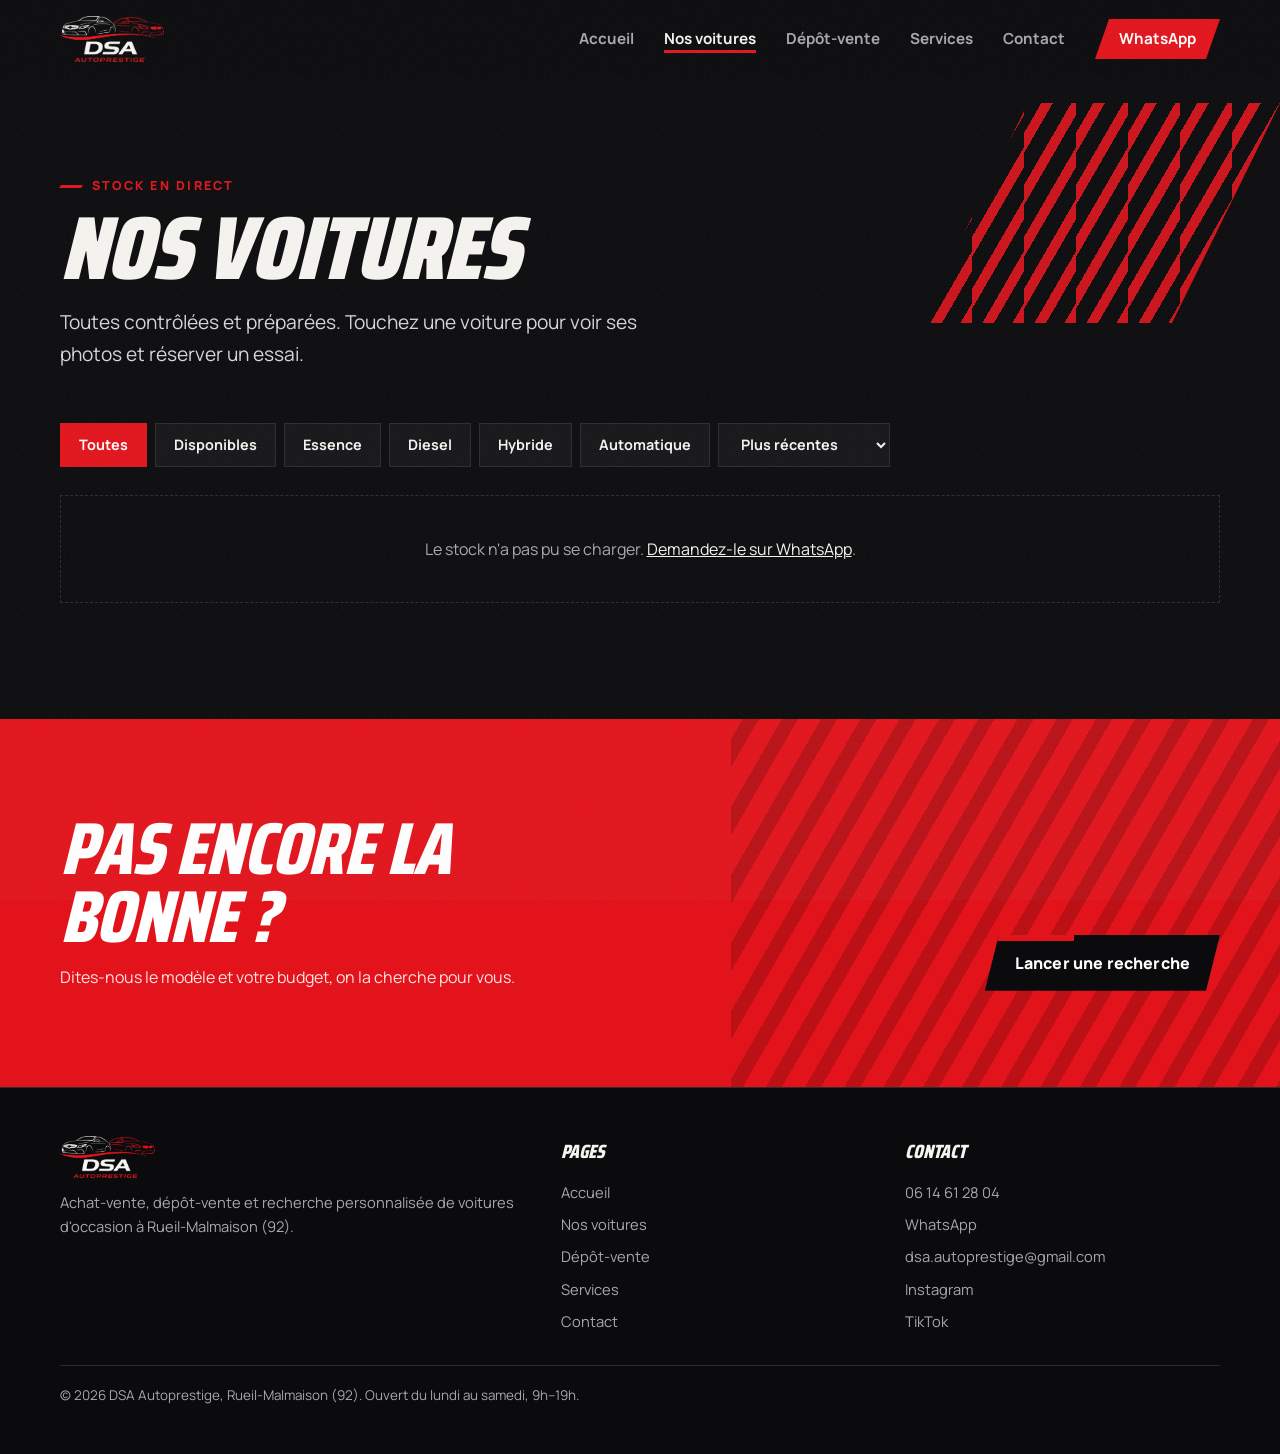
<file: vehicules/index.html>
<!doctype html>
<html lang="fr">
<head>
<meta charset="utf-8">
<meta name="viewport" content="width=device-width,initial-scale=1,viewport-fit=cover">
<title>Nos véhicules d'occasion · DSA Autoprestige Rueil-Malmaison</title>
<meta name="description" content="Toutes nos voitures d'occasion en stock à Rueil-Malmaison : photos, prix, kilométrage. Réservez un essai sur WhatsApp.">
<meta name="robots" content="index, follow">
<link rel="canonical" href="https://dsa-autoprestige.fr/vehicules/">
<meta name="theme-color" content="#0e0e10">
<meta property="og:type" content="website"><meta property="og:site_name" content="DSA Autoprestige">
<meta property="og:title" content="Nos véhicules d'occasion · DSA Autoprestige Rueil-Malmaison"><meta property="og:description" content="Toutes nos voitures d'occasion en stock à Rueil-Malmaison : photos, prix, kilométrage. Réservez un essai sur WhatsApp.">
<meta property="og:url" content="https://dsa-autoprestige.fr/vehicules/"><meta property="og:image" content="https://dsa-autoprestige.fr/assets/hero-800.webp">
<link rel="icon" href="/favicon.ico" sizes="48x48"><link rel="icon" type="image/png" sizes="96x96" href="/assets/favicon-96.png"><link rel="icon" type="image/png" sizes="192x192" href="/assets/icon-192.png"><link rel="apple-touch-icon" href="/apple-touch-icon.png">
<link rel="preconnect" href="https://fonts.googleapis.com"><link rel="preconnect" href="https://fonts.gstatic.com" crossorigin>
<link rel="stylesheet" href="https://fonts.googleapis.com/css2?family=Saira+Condensed:wght@700;800;900&family=Manrope:wght@400;500;600;700;800&display=swap">
<link rel="stylesheet" href="/assets/site.css?v=8">
<script>(function(d){d.classList.add("js");try{var ss=sessionStorage,calm=matchMedia("(prefers-reduced-motion:reduce)").matches,ext=!document.referrer||new URL(document.referrer).host!==location.host;if(!calm&&(!ss.getItem("dsaIntro")||(ext&&location.pathname==="/"))){d.classList.add("intro-on");ss.setItem("dsaIntro","1")}else if(!calm&&ss.getItem("dsaWipe")){d.classList.add("wipe-out")}ss.removeItem("dsaWipe")}catch(e){}})(document.documentElement)</script>

</head>
<body>
<div class="intro" aria-hidden="true"><div class="intro-lines"></div><div class="intro-in"><img src="/assets/logo.webp" alt="" width="180" height="80"><i></i><b>Rueil-Malmaison · 92</b><span class="tach">000</span></div><div class="intro-panel"></div></div>
<div class="wipe" aria-hidden="true"><i></i><i></i><img src="/assets/logo.webp" alt="" width="140" height="62"></div>
<div class="grain" aria-hidden="true"></div>
<div class="progress" aria-hidden="true"></div>
<header class="top">
  <div class="wrap">
    <a class="brand" href="/" aria-label="DSA Autoprestige, accueil"><img src="/assets/logo.webp" alt="DSA Autoprestige" width="100" height="44"></a>
    <button class="menu-btn" type="button" aria-label="Ouvrir le menu" aria-expanded="false" aria-controls="nav"><svg viewBox="0 0 24 24" fill="none" stroke="currentColor" stroke-width="2" stroke-linecap="round"><path d="M4 7h16M4 12h16M4 17h16"/></svg></button>
    <nav class="nav" id="nav" aria-label="Navigation principale"><a href="/">Accueil</a><a href="/vehicules/" aria-current="page">Nos voitures</a><a href="/depot-vente/">Dépôt-vente</a><a href="/services/">Services</a><a href="/contact/">Contact</a><a class="nav-cta" href="https://wa.me/33614612804" target="_blank" rel="noopener">WhatsApp</a></nav>
  </div>
</header>
<main>

<section class="page-head"><div class="wrap">
  <span class="kick">Stock en direct</span>
  <h1>Nos voitures</h1>
  <p class="lead">Toutes contrôlées et préparées. Touchez une voiture pour voir ses photos et réserver un essai.</p>
</div></section>
<section style="padding-top:28px"><div class="wrap">
  <div class="filters" data-filters role="toolbar" aria-label="Filtrer les voitures">
    <button type="button" data-f="all" aria-pressed="true">Toutes</button>
    <button type="button" data-f="dispo" aria-pressed="false">Disponibles</button>
    <button type="button" data-f="essence" aria-pressed="false">Essence</button>
    <button type="button" data-f="diesel" aria-pressed="false">Diesel</button>
    <button type="button" data-f="hybride" aria-pressed="false">Hybride</button>
    <button type="button" data-f="automatique" aria-pressed="false">Automatique</button>
    <select aria-label="Trier"><option value="recent">Plus récentes</option><option value="asc">Prix croissant</option><option value="desc">Prix décroissant</option><option value="km">Moins de km</option></select>
  </div>
  <p class="muted" data-count style="margin-bottom:16px;font-size:.92rem"></p>
  <div class="cars" data-stock><div class="skel"></div><div class="skel"></div><div class="skel"></div></div>
</div></section>
<section class="final"><div class="wrap">
  <div><h2>Pas encore la bonne ?</h2><p style="margin-top:14px">Dites-nous le modèle et votre budget, on la cherche pour vous.</p></div>
  <div class="btns"><a class="btn light" href="/services/#demande">Lancer une recherche</a></div>
</div></section>

</main>
<footer>
  <div class="wrap">
    <div><img src="/assets/logo.webp" alt="DSA Autoprestige" width="90" height="40"><p>Achat-vente, dépôt-vente et recherche personnalisée de voitures d'occasion à Rueil-Malmaison (92).</p></div>
    <div><h4>Pages</h4><a href="/">Accueil</a><a href="/vehicules/">Nos voitures</a><a href="/depot-vente/">Dépôt-vente</a><a href="/services/">Services</a><a href="/contact/">Contact</a></div>
    <div><h4>Contact</h4><a href="tel:+33614612804">06 14 61 28 04</a><a href="https://wa.me/33614612804" target="_blank" rel="noopener">WhatsApp</a><a href="mailto:dsa.autoprestige@gmail.com">dsa.autoprestige@gmail.com</a><a href="https://www.instagram.com/dsa.autoprestige" target="_blank" rel="noopener">Instagram</a><a href="https://www.tiktok.com/@dsa.autoprestige" target="_blank" rel="noopener">TikTok</a></div>
    <div class="legal">© <span id="year">2026</span> DSA Autoprestige, Rueil-Malmaison (92). Ouvert du lundi au samedi, 9h–19h.</div>
  </div>
</footer>
<div class="actionbar" aria-label="Actions rapides">
  <a href="tel:+33614612804"><svg viewBox="0 0 24 24" fill="none" stroke="currentColor" stroke-width="2" stroke-linecap="round" stroke-linejoin="round"><path d="M22 16.9v3a2 2 0 0 1-2.2 2 19.8 19.8 0 0 1-8.6-3.1 19.5 19.5 0 0 1-6-6A19.8 19.8 0 0 1 2.1 4.2 2 2 0 0 1 4.1 2h3a2 2 0 0 1 2 1.7c.1.9.4 1.8.7 2.7a2 2 0 0 1-.5 2.1L8 9.8a16 16 0 0 0 6 6l1.3-1.3a2 2 0 0 1 2.1-.5c.9.3 1.8.6 2.7.7a2 2 0 0 1 1.7 2z"/></svg>Appeler</a>
  <a href="/vehicules/"><svg viewBox="0 0 24 24" fill="none" stroke="currentColor" stroke-width="2" stroke-linecap="round" stroke-linejoin="round"><path d="M3 15.5V13l2-4.5c.3-.7 1-1 1.7-1h10.6c.7 0 1.4.3 1.7 1L21 13v2.5c0 .6-.4 1-1 1h-1"/><path d="M5 16.5H4c-.6 0-1-.4-1-1"/><circle cx="7.5" cy="16.5" r="1.8"/><circle cx="16.5" cy="16.5" r="1.8"/><path d="M9.3 16.5h5.4"/></svg>Voitures</a>
  <a class="wa" href="https://wa.me/33614612804" target="_blank" rel="noopener"><svg viewBox="0 0 24 24" fill="none" stroke="currentColor" stroke-width="2" stroke-linecap="round" stroke-linejoin="round"><path d="M21 11.5a8.4 8.4 0 0 1-12.4 7.4L3 20.5l1.6-5.4A8.4 8.4 0 1 1 21 11.5z"/></svg>WhatsApp</a>
</div>
<script src="/assets/site.js?v=8" defer></script>
</body>
</html>
</file>
<file: assets/site.css>
/* DSA Autoprestige · « racing de nuit »
   Noir profond, blanc craie, rouge DSA. Titres italiques condensés, coupes en biais.
   Règle d'or téléphone : rien ne dépasse, aucune photo coupée. */
@font-face{font-family:"Saira Repli";src:local("Arial Narrow Bold"),local("ArialNarrow-Bold"),local("Arial Bold"),local("Arial-BoldMT"),local("Arial");font-weight:100 900;size-adjust:78%}
:root{
  --noir:#0b0b0d; --graphite:#151518; --carbone:#1d1d21; --ligne:#2b2b31;
  --craie:#f6f4f0; --brume:#a9a7ad; --rouge:#e3131b; --rouge-vif:#ff2a32; --rouge-fonce:#a50e14;
  --encre:#141416;
  --display:"Saira Condensed","Saira Repli","Arial Narrow",sans-serif;
  --body:"Manrope",system-ui,-apple-system,"Segoe UI",sans-serif;
  --gut:20px; --maxw:1200px; --r:4px; --bar:68px; --cut:14px;
  color-scheme:dark;
}
*,*::before,*::after{box-sizing:border-box}
html{-webkit-text-size-adjust:100%;text-size-adjust:100%;scroll-behavior:smooth}
@media (prefers-reduced-motion:reduce){html{scroll-behavior:auto}*,*::before,*::after{animation:none!important;transition:none!important}}
body{margin:0;max-width:100%;overflow-x:hidden;background:var(--noir);color:var(--craie);font:16px/1.65 var(--body);padding-bottom:calc(var(--bar) + env(safe-area-inset-bottom,0px))}
@media (min-width:960px){body{padding-bottom:0}}
img{max-width:100%;height:auto;display:block}
a{color:inherit}
:focus-visible{outline:2px solid var(--rouge);outline-offset:3px}
.wrap{width:100%;max-width:var(--maxw);margin:0 auto;padding-inline:max(var(--gut),env(safe-area-inset-left,0px))}

/* aucun enfant de grille/flex ne peut pousser la page plus large que l'écran */
:where(.wrap,.detail,.two,.head,.cars,.steps,.step,.svc,.svc article,.why,.spec,.zero,.hero,.hero-in,.kpis,.final .wrap,footer .wrap,.btns,.channels,.channel,.info,.gallery,.car,.car .bd,.car .row,form.wa,.promises)>*{min-width:0}

h1,h2,h3{font-family:var(--display);font-weight:800;font-style:italic;line-height:.92;margin:0;text-transform:uppercase;letter-spacing:-.01em;overflow-wrap:break-word;hyphens:manual}
h1{font-size:clamp(2.5rem,12vw,7rem);font-weight:900}
h2{font-size:clamp(2.2rem,9.5vw,4.6rem)}
h3{font-size:1.5rem}
h1 em,h2 em{font-style:italic;color:var(--rouge)}
p{margin:0}
.lead{font-size:clamp(1.02rem,2.6vw,1.2rem);color:#d8d6db;max-width:52ch}
.muted{color:var(--brume)}
section{padding-block:68px}
@media (min-width:960px){section{padding-block:116px}}
.kick{display:inline-flex;align-items:center;gap:10px;font:800 .78rem/1 var(--body);letter-spacing:.18em;text-transform:uppercase;color:var(--rouge);margin-bottom:14px}
.kick::before{content:"";width:22px;height:3px;background:var(--rouge);transform:skewX(-30deg)}
.head{display:grid;gap:16px;margin-bottom:34px}
.head .kick{display:flex}
@media (min-width:960px){.head{grid-template-columns:1.2fr 1fr;align-items:end;gap:48px;margin-bottom:56px}.head>p{justify-self:end}}
.head>p{color:var(--brume);max-width:46ch}

/* ---------- en-tête ---------- */
.top{position:sticky;top:0;z-index:50;background:rgba(11,11,13,.97);border-bottom:1px solid transparent;transition:border-color .2s;padding-top:env(safe-area-inset-top,0px)}
.top::after{content:"";position:absolute;left:0;right:0;bottom:-1px;height:2px;background:linear-gradient(90deg,var(--rouge) 0 28%,transparent 28%);opacity:0;transition:opacity .2s}
.top.scrolled{border-bottom-color:var(--ligne)}.top.scrolled::after{opacity:1}
.top .wrap{display:flex;align-items:center;justify-content:space-between;height:64px;gap:16px}
.brand{flex:none}
.brand img{height:38px;width:auto}
.menu-btn{display:inline-grid;place-items:center;width:48px;height:48px;border:0;background:var(--rouge);color:#fff;cursor:pointer;clip-path:polygon(10px 0,100% 0,calc(100% - 10px) 100%,0 100%);flex:none}
.menu-btn svg{width:22px;height:22px}
.nav{position:fixed;left:0;right:0;bottom:0;top:calc(64px + env(safe-area-inset-top,0px));background:var(--noir);padding:20px var(--gut) calc(28px + env(safe-area-inset-bottom,0px));display:flex;flex-direction:column;opacity:0;visibility:hidden;transition:opacity .2s,visibility .2s;overflow-y:auto;overscroll-behavior:contain}
.nav.open{opacity:1;visibility:visible}
.nav a{text-decoration:none;font-family:var(--display);font-style:italic;font-weight:900;text-transform:uppercase;font-size:clamp(2rem,10vw,2.6rem);line-height:1.05;padding:12px 0;color:var(--craie);border-bottom:1px solid var(--ligne)}
.nav a[aria-current="page"]{color:var(--rouge)}
.nav .nav-cta{margin-top:auto;border:0;text-align:center;background:var(--rouge);font-size:1.5rem;padding:16px;clip-path:polygon(var(--cut) 0,100% 0,calc(100% - var(--cut)) 100%,0 100%)}
@media (min-width:960px){
  .menu-btn{display:none}
  .nav{position:static;opacity:1;visibility:visible;flex-direction:row;align-items:center;gap:30px;padding:0;background:none;overflow:visible}
  .nav a{font-family:var(--body);font-style:normal;font-weight:700;text-transform:none;font-size:.95rem;padding:6px 0;color:var(--brume);border:0}
  .nav a:hover,.nav a[aria-current="page"]{color:var(--craie)}
  .nav a[aria-current="page"]{box-shadow:inset 0 -3px 0 var(--rouge)}
  .nav .nav-cta{margin:0;padding:12px 24px;font-size:.95rem;color:#fff}
  .top .wrap{height:78px}.brand img{height:46px}
}

/* ---------- barre d'actions mobile ---------- */
.actionbar{position:fixed;left:0;right:0;bottom:0;z-index:60;display:grid;grid-template-columns:1fr 1fr 1.4fr;gap:8px;padding:9px max(var(--gut),env(safe-area-inset-left,0px)) calc(9px + env(safe-area-inset-bottom,0px));background:rgba(11,11,13,.98);border-top:2px solid var(--rouge)}
.actionbar a{min-width:0;display:flex;flex-direction:column;align-items:center;justify-content:center;gap:1px;height:50px;text-decoration:none;font-size:.72rem;font-weight:800;background:var(--graphite);border:1px solid var(--ligne);border-radius:var(--r)}
.actionbar a svg{width:20px;height:20px}
.actionbar a.wa{background:var(--rouge);border:0;flex-direction:row;gap:8px;font-size:.95rem;clip-path:polygon(10px 0,100% 0,100% 100%,0 100%,0 10px);border-radius:0}
@media (min-width:960px){.actionbar{display:none}}

/* ---------- boutons (coupe en biais) ---------- */
.btn{display:inline-flex;align-items:center;justify-content:center;gap:10px;min-height:56px;padding:0 30px;max-width:100%;font:800 1rem var(--body);letter-spacing:.01em;text-decoration:none;text-align:center;border:0;background:var(--carbone);color:var(--craie);cursor:pointer;clip-path:polygon(var(--cut) 0,100% 0,calc(100% - var(--cut)) 100%,0 100%);transition:background .15s,transform .15s}
.btn:hover{background:#2a2a30}
.btn:active{transform:translateY(1px)}
.btn.primary{background:var(--rouge);color:#fff}
.btn.primary:hover{background:var(--rouge-vif)}
.btn.light{background:var(--craie);color:var(--encre)}
.btn.ghost{background:transparent;box-shadow:inset 0 0 0 2px var(--craie);clip-path:none;border-radius:0}
.btn svg{width:20px;height:20px}
.btns{display:flex;flex-wrap:wrap;gap:10px}
.btns .btn{flex:1 1 200px}
@media (min-width:640px){.btns .btn{flex:0 0 auto}}

/* ---------- héros accueil ---------- */
.hero{padding:0;position:relative;overflow:hidden}
.hero-photo{position:relative;aspect-ratio:1/1;max-height:62svh;margin-inline:auto;background:#000}
.hero-photo picture,.hero-photo img{width:100%;height:100%}
.hero-photo img{object-fit:cover;object-position:50% 70%}
.hero-photo::after{content:"";position:absolute;inset:0;background:linear-gradient(180deg,rgba(11,11,13,.25) 0%,rgba(11,11,13,0) 30%,rgba(11,11,13,0) 62%,var(--noir) 100%)}
.hero-photo .stripe{position:absolute;z-index:2;left:-10%;right:-10%;bottom:16%;height:14px;background:var(--rouge);transform:rotate(-6deg);box-shadow:0 18px 0 -10px var(--craie)}
.hero-in{position:relative;z-index:3;display:grid;gap:18px;margin-top:-34px;padding-bottom:44px}
.hero h1{max-width:100%;text-shadow:0 2px 24px rgba(0,0,0,.45)}
.hero h1 em{display:block}
.place{display:inline-flex;align-items:center;gap:8px;font-weight:800;font-size:.78rem;letter-spacing:.18em;text-transform:uppercase;color:#e9e7eb}
.place::before{content:"";width:9px;height:9px;border-radius:50%;background:var(--rouge);box-shadow:0 0 0 4px rgba(227,19,27,.28);animation:pulse 2s infinite}
@keyframes pulse{50%{box-shadow:0 0 0 8px rgba(227,19,27,0)}}
.kpis{display:grid;grid-template-columns:repeat(3,1fr);gap:10px}
.kpis div{border-left:4px solid var(--rouge);padding:2px 0 2px 10px}
.kpis b{display:block;font:italic 900 clamp(1.5rem,7vw,2.2rem)/1 var(--display)}
.kpis span{display:block;font-size:.72rem;line-height:1.3;color:var(--brume);margin-top:4px}
.live{display:inline-flex;align-items:center;gap:10px;font-weight:700;font-size:.95rem}
.live b{font:italic 900 1.7rem/1 var(--display);color:var(--rouge)}
@media (min-width:960px){
  .hero{display:grid;grid-template-columns:1fr 1fr;align-items:center;min-height:min(86vh,840px)}
  .hero-photo{order:2;max-height:none;height:100%;width:100%;aspect-ratio:auto;clip-path:polygon(16% 0,100% 0,100% 100%,0 100%)}
  .hero-photo img{object-position:60% 60%}
  .hero-photo::after{background:linear-gradient(90deg,var(--noir) 0%,rgba(11,11,13,0) 30%),linear-gradient(0deg,var(--noir) 0%,rgba(11,11,13,0) 22%)}
  .hero-photo .stripe{left:-4%;right:auto;width:60%;bottom:12%}
  .hero-in{order:1;margin:0;padding:60px 0 60px max(var(--gut),calc((100vw - var(--maxw)) / 2 + var(--gut)));max-width:none;gap:22px}
  .hero h1{font-size:clamp(4rem,7vw,7rem)}
  .kpis{max-width:460px}
}

/* ---------- bandeau défilant ---------- */
.ticker{overflow:hidden;background:var(--rouge);color:#fff;padding:12px 0;border-block:2px solid var(--noir)}
.ticker>div{display:flex;width:max-content;animation:tick 26s linear infinite}
.ticker span{flex:none;font:italic 900 1.15rem/1 var(--display);text-transform:uppercase;letter-spacing:.02em;padding-right:34px;display:inline-flex;align-items:center;gap:34px;white-space:nowrap}
.ticker span::after{content:"";width:10px;height:10px;background:#fff;transform:skewX(-20deg)}
@keyframes tick{to{transform:translateX(-50%)}}

/* ---------- bande d'engagements ---------- */
.promises{display:grid;grid-template-columns:repeat(2,minmax(0,1fr));gap:10px;padding-bottom:12px}
.promises div{padding:18px 14px;background:var(--graphite);border-left:4px solid var(--rouge)}
.promises strong{display:block;font:italic 800 1.35rem/1.05 var(--display);text-transform:uppercase}
.promises span{display:block;font-size:.84rem;line-height:1.4;color:var(--brume);margin-top:4px}
@media (min-width:960px){.promises{grid-template-columns:repeat(4,1fr);gap:16px}.promises div{padding:26px 22px}}

/* ---------- photo qui n'est jamais coupée ---------- */
.shot{position:relative;overflow:hidden;background:#000;isolation:isolate}
.shot::before{content:"";position:absolute;inset:-30px;z-index:-1;background:var(--bg) center/cover no-repeat;filter:blur(26px) brightness(.5) saturate(1.1)}
.shot img{width:100%;height:100%;object-fit:contain}

/* ---------- voitures ---------- */
.cars{display:grid;gap:20px;grid-template-columns:minmax(0,1fr)}
@media (min-width:680px){.cars{grid-template-columns:repeat(2,minmax(0,1fr))}}
@media (min-width:1060px){.cars{grid-template-columns:repeat(3,minmax(0,1fr))}.cars[data-limit="4"]{grid-template-columns:repeat(2,minmax(0,1fr))}}
.car{position:relative;display:flex;flex-direction:column;text-decoration:none;overflow:hidden;background:var(--graphite);border-bottom:3px solid var(--rouge);transition:transform .2s,box-shadow .2s}
.car:hover{transform:translateY(-3px);box-shadow:0 18px 40px rgba(0,0,0,.45)}
.car .shot{aspect-ratio:4/3}
.car .tag{position:absolute;top:12px;left:0;font-size:.74rem;font-weight:800;letter-spacing:.06em;text-transform:uppercase;padding:7px 16px 7px 12px;background:rgba(11,11,13,.85);color:var(--craie);display:inline-flex;align-items:center;gap:7px;clip-path:polygon(0 0,100% 0,calc(100% - 8px) 100%,0 100%)}
.car .tag::before{content:"";width:7px;height:7px;border-radius:50%;background:#33c26f}
.car .tag.res::before{background:#f0a92a}
.car .tag.sold{background:var(--rouge)}.car .tag.sold::before{background:#fff}
.car .n{position:absolute;right:12px;bottom:12px;font-size:.74rem;font-weight:800;background:rgba(11,11,13,.8);padding:5px 10px}
.car .bd{padding:18px 18px 20px;display:grid;gap:6px;flex:1;align-content:start}
.car h3{font-size:1.75rem;line-height:.95}
.car .ver{color:var(--brume);font-size:.88rem;line-height:1.35;overflow-wrap:anywhere}
.car .row{display:flex;flex-wrap:wrap;align-items:end;justify-content:space-between;gap:10px 12px;margin-top:10px;padding-top:14px;border-top:1px solid var(--ligne)}
.car .facts{font-size:.84rem;color:#d4d2d7;line-height:1.5;display:grid}
.price{font-family:var(--display);font-style:italic;font-weight:900;font-size:2rem;line-height:1;color:var(--craie);white-space:nowrap}
.car .price{background:var(--rouge);color:#fff;padding:8px 16px 6px;font-size:1.6rem;clip-path:polygon(10px 0,100% 0,calc(100% - 10px) 100%,0 100%)}
.car.sold{opacity:.72}
.empty{grid-column:1/-1;text-align:center;color:var(--brume);border:1px dashed var(--ligne);padding:40px 20px}
.empty a{color:var(--craie)}
.skel{background:linear-gradient(90deg,var(--graphite),var(--carbone),var(--graphite));background-size:200% 100%;animation:sk 1.2s infinite;min-height:360px}
@keyframes sk{to{background-position:-200% 0}}
.filters{display:flex;gap:8px;overflow-x:auto;padding-bottom:6px;margin:0 calc(var(--gut) * -1) 22px;padding-inline:var(--gut);scrollbar-width:none}
.filters::-webkit-scrollbar{display:none}
.filters button,.filters select{flex:none;min-height:44px;padding:0 18px;border:1px solid var(--ligne);border-radius:0;background:var(--graphite);color:var(--craie);font:700 .9rem var(--body);cursor:pointer}
.filters button[aria-pressed="true"]{background:var(--rouge);border-color:var(--rouge);color:#fff}
@media (min-width:960px){.filters{margin-inline:0;padding-inline:0;flex-wrap:wrap}}

/* ---------- section claire ---------- */
.light{background:var(--craie);color:var(--encre);position:relative}
.light::before{content:"";position:absolute;top:0;left:0;width:38%;height:6px;background:var(--rouge)}
.light .muted,.light .head>p{color:#5d5b62}
.light .btn{background:var(--encre);color:var(--craie)}
.light .btn.primary{background:var(--rouge);color:#fff}

/* ---------- étapes ---------- */
.steps{display:grid;gap:0;counter-reset:s}
.step{display:grid;grid-template-columns:60px minmax(0,1fr);gap:4px 14px;padding:22px 0;border-top:1px solid rgba(20,20,22,.14)}
.step:last-child{border-bottom:1px solid rgba(20,20,22,.14)}
.step::before{counter-increment:s;content:"0" counter(s);grid-row:span 2;font:italic 900 2.8rem/.9 var(--display);color:var(--rouge)}
.step h3{font-size:1.45rem}
.step p{color:#55535a;font-size:.97rem}
@media (min-width:960px){.steps{grid-template-columns:repeat(4,1fr);gap:28px}.step{grid-template-columns:1fr;border-bottom:0!important;padding-top:26px}.step::before{grid-row:auto;font-size:4.4rem;margin-bottom:8px}}
.zero{display:grid;gap:10px;margin-top:36px;padding:26px 22px;background:var(--encre);color:var(--craie);border-left:6px solid var(--rouge)}
.zero strong{font:italic 900 clamp(3.4rem,15vw,6rem)/.85 var(--display);color:var(--rouge)}
@media (min-width:760px){.zero{grid-template-columns:auto minmax(0,1fr);align-items:center;gap:28px;padding:32px 36px}}

/* ---------- services ---------- */
.svc{display:grid;gap:12px}
.svc article{position:relative;display:grid;gap:12px;padding:26px 22px 26px;background:var(--graphite);border-left:4px solid var(--rouge)}
.svc h3{font-size:clamp(1.9rem,7.5vw,2.6rem)}
.svc .tagline{color:var(--rouge-vif);font-weight:800}
.svc ul{margin:4px 0 0;padding:0;list-style:none;display:grid;gap:6px;color:#d4d2d7}
.svc li{padding-left:22px;position:relative}
.svc li::before{content:"";position:absolute;left:0;top:.62em;width:11px;height:3px;background:var(--rouge);transform:skewX(-30deg)}
.svc a.more{justify-self:start;margin-top:6px;font-weight:800;text-decoration:none;border-bottom:3px solid var(--rouge);padding-bottom:2px}
@media (min-width:960px){.svc article{grid-template-columns:1fr 1.2fr 1fr;gap:40px;align-items:start;padding:40px 36px}}
.why{display:grid;gap:26px}
@media (min-width:760px){.why{grid-template-columns:repeat(2,minmax(0,1fr))}}
@media (min-width:1060px){.why{grid-template-columns:repeat(4,minmax(0,1fr))}}
.why>div{padding-top:16px;border-top:3px solid var(--rouge)}
.why h3{font-size:1.7rem;margin-bottom:8px}
.why p{color:var(--brume);font-size:.97rem}

/* ---------- pages intérieures ---------- */
.page-head{position:relative;padding-block:44px 16px;overflow:hidden}
.page-head::after{content:"";position:absolute;right:-60px;top:24px;width:200px;height:120px;background:repeating-linear-gradient(-60deg,var(--rouge) 0 10px,transparent 10px 26px);opacity:.35;pointer-events:none;clip-path:polygon(30% 0,100% 0,70% 100%,0 100%)}
.page-head .wrap{position:relative;z-index:1}
.page-head h1{font-size:clamp(2.6rem,11vw,5.6rem);max-width:12ch}
.page-head .lead{margin-top:18px}
@media (min-width:960px){.page-head{padding-block:90px 24px}.page-head::after{width:360px;height:220px;right:0;opacity:.9}}

/* ---------- fiche voiture ---------- */
.detail{display:grid;grid-template-columns:minmax(0,1fr);gap:26px;padding-top:12px}
@media (min-width:960px){.detail{grid-template-columns:minmax(0,1.35fr) minmax(0,1fr);align-items:start;gap:44px}.info{position:sticky;top:100px}}
.gallery{min-width:0;max-width:100%}
.gallery .shot{aspect-ratio:4/3;cursor:zoom-in;border-bottom:3px solid var(--rouge)}
.gallery .navp{position:absolute;top:50%;transform:translateY(-50%);width:46px;height:46px;border:0;background:rgba(11,11,13,.75);color:#fff;font-size:1.6rem;line-height:1;cursor:pointer;display:grid;place-items:center}
.gallery .prev{left:0;clip-path:polygon(0 0,100% 0,calc(100% - 8px) 100%,0 100%)}
.gallery .next{right:0;clip-path:polygon(8px 0,100% 0,100% 100%,0 100%)}
.gallery .pos{position:absolute;right:12px;bottom:12px;font-size:.78rem;font-weight:800;background:rgba(11,11,13,.8);padding:5px 10px}
.gallery .tag{position:absolute;top:12px;left:0;font-size:.78rem;font-weight:800;text-transform:uppercase;letter-spacing:.06em;padding:7px 16px 7px 12px;background:var(--rouge);clip-path:polygon(0 0,100% 0,calc(100% - 8px) 100%,0 100%)}
.gallery .thumbs{display:flex;gap:8px;overflow-x:auto;margin-top:10px;padding-bottom:4px;scrollbar-width:thin;max-width:100%}
.gallery .thumbs button{flex:none;width:84px;height:63px;overflow:hidden;border:2px solid transparent;padding:0;background:#000;cursor:pointer;opacity:.55}
.gallery .thumbs button[aria-current="true"]{border-color:var(--rouge);opacity:1}
.gallery .thumbs img{width:100%;height:100%;object-fit:cover}
.info{display:grid;gap:18px;align-content:start}
.info h1{font-size:clamp(2.4rem,10vw,4rem)}
.info .price{justify-self:start;background:var(--rouge);color:#fff;padding:10px 22px 8px;font-size:clamp(2.2rem,10vw,3rem);clip-path:polygon(12px 0,100% 0,calc(100% - 12px) 100%,0 100%)}
.spec{display:grid;grid-template-columns:repeat(2,minmax(0,1fr));gap:8px}
.spec div{padding:12px 14px;background:var(--graphite);border-left:3px solid var(--rouge)}
.spec span{display:block;font-size:.76rem;letter-spacing:.06em;text-transform:uppercase;color:var(--brume)}
.spec strong{font-size:1.06rem}
.plus{display:inline-flex;align-self:start;justify-self:start;max-width:100%;gap:8px;align-items:center;font-weight:800;font-size:.9rem;padding:8px 14px;border:2px solid var(--rouge);color:#ffd9da}
.desc{white-space:pre-line;color:#d9d7dc;line-height:1.7;overflow-wrap:anywhere}
.back{display:inline-flex;align-items:center;gap:8px;color:var(--brume);text-decoration:none;font-weight:700;font-size:.95rem;margin-top:20px}
.lightbox{position:fixed;inset:0;z-index:100;background:rgba(0,0,0,.96);display:grid;place-items:center;padding:env(safe-area-inset-top,0px) 0 env(safe-area-inset-bottom,0px)}
.lightbox[hidden]{display:none}
.lightbox img{max-width:100vw;max-height:84vh;object-fit:contain}
.lightbox button{position:absolute;border:0;background:rgba(255,255,255,.14);color:#fff;width:50px;height:50px;border-radius:50%;font-size:1.6rem;cursor:pointer}
.lightbox .x{top:calc(14px + env(safe-area-inset-top,0px));right:14px}
.lightbox .lp{left:10px;top:50%;transform:translateY(-50%)}
.lightbox .ln{right:10px;top:50%;transform:translateY(-50%)}
.lightbox .lc{position:absolute;bottom:calc(18px + env(safe-area-inset-bottom,0px));left:0;right:0;text-align:center;font-weight:800;color:#ddd}

/* ---------- FAQ ---------- */
.faq{display:grid}
.faq details{border-top:1px solid rgba(20,20,22,.14)}
.faq details:last-child{border-bottom:1px solid rgba(20,20,22,.14)}
.faq summary{cursor:pointer;list-style:none;padding:20px 0;font-weight:800;font-size:1.04rem;display:flex;justify-content:space-between;gap:16px}
.faq summary::-webkit-details-marker{display:none}
.faq summary::after{content:"+";flex:none;color:var(--rouge);font-size:1.7rem;line-height:1;transition:transform .2s}
.faq details[open] summary::after{transform:rotate(45deg)}
.faq details p{padding-bottom:20px;color:#55535a;max-width:64ch}

/* ---------- contact & formulaires ---------- */
.two{display:grid;grid-template-columns:minmax(0,1fr);gap:36px}
@media (min-width:960px){.two{grid-template-columns:repeat(2,minmax(0,1fr));gap:64px;align-items:start}}
.channels{display:grid;gap:8px}
.channel{display:flex;align-items:center;gap:14px;padding:14px;background:var(--graphite);text-decoration:none;border-left:3px solid transparent;transition:border-color .15s}
.channel:hover{border-left-color:var(--rouge)}
.channel>div{min-width:0}
.channel .ic{width:46px;height:46px;background:var(--carbone);display:grid;place-items:center;flex:none;clip-path:polygon(8px 0,100% 0,calc(100% - 8px) 100%,0 100%)}
.channel .ic svg{width:21px;height:21px;color:var(--rouge)}
.channel span{display:block;font-size:.8rem;color:var(--brume)}
.channel strong{display:block;font-size:1.04rem;overflow-wrap:anywhere}
.channel:first-child{border-left-color:var(--rouge)}
.channel:first-child .ic{background:var(--rouge)}
.channel:first-child .ic svg{color:#fff}
form.wa{display:grid;gap:16px;padding:24px 20px;background:var(--graphite);border-top:4px solid var(--rouge)}
.light form.wa{background:#fff}
form.wa h3{font-size:1.9rem}
form.wa label{display:grid;gap:7px;font-size:.88rem;font-weight:700}
form.wa input,form.wa select,form.wa textarea{font:500 16px var(--body);color:inherit;background:var(--noir);border:1px solid var(--ligne);border-radius:0;padding:13px 14px;width:100%;min-width:0;-webkit-appearance:none;appearance:none}
form.wa select{background-image:linear-gradient(45deg,transparent 50%,var(--rouge) 50%),linear-gradient(135deg,var(--rouge) 50%,transparent 50%);background-position:calc(100% - 20px) 50%,calc(100% - 14px) 50%;background-size:6px 6px;background-repeat:no-repeat;padding-right:40px}
form.wa input:focus,form.wa select:focus,form.wa textarea:focus{outline:0;border-color:var(--rouge)}
.light form.wa input,.light form.wa select,.light form.wa textarea{border-color:#d6d2cb;background-color:#faf9f7}
form.wa textarea{min-height:100px;resize:vertical}
form.wa .note{font-size:.84rem;opacity:.7}
form.wa .err{color:#ff7d7d;font-weight:700;font-size:.92rem}
.light form.wa .err{color:var(--rouge-fonce)}
.hours{display:grid;grid-template-columns:auto 1fr;gap:6px 22px}
.hours span{color:var(--brume)}

/* ---------- appel final ---------- */
.final{position:relative;overflow:hidden;background:var(--rouge);color:#fff;padding-block:64px}
.final::before{content:"";position:absolute;right:-40px;top:-20px;bottom:-20px;width:46%;background:repeating-linear-gradient(-60deg,rgba(0,0,0,.18) 0 14px,transparent 14px 34px);pointer-events:none}
.final .wrap{position:relative;display:grid;gap:24px}
.final h2{max-width:14ch}
.final p{color:#ffe3e4;max-width:46ch}
.final .btn.light{background:var(--noir);color:#fff}
@media (min-width:960px){.final{padding-block:96px}.final .wrap{grid-template-columns:1.4fr 1fr;align-items:end}.final .btns{justify-content:flex-end}}

/* ---------- pied de page ---------- */
footer{padding-block:48px;color:var(--brume);font-size:.92rem;border-top:1px solid var(--ligne)}
footer .wrap{display:grid;gap:28px}
@media (min-width:860px){footer .wrap{grid-template-columns:1.5fr 1fr 1fr}}
footer img{height:42px;width:auto;margin-bottom:12px}
footer h4{margin:0 0 10px;color:var(--craie);font:italic 800 1.2rem var(--display);text-transform:uppercase}
footer a{text-decoration:none;display:block;padding:4px 0;overflow-wrap:anywhere}
footer a:hover{color:var(--craie)}
footer .legal{grid-column:1/-1;border-top:1px solid var(--ligne);padding-top:18px;font-size:.84rem}

/* =========================================================
   MOUVEMENT — intro, révélations au défilement, reflets.
   Tout reste lisible si le JavaScript ne charge pas (classe .js).
   ========================================================= */
:root{--ease:cubic-bezier(.2,.8,.2,1);--late:0s}
.intro-on{--late:1.15s}

/* barre de progression de lecture */
.progress{position:fixed;top:0;left:0;right:0;height:3px;background:var(--rouge);transform-origin:0 50%;transform:scaleX(var(--p,0));z-index:200;pointer-events:none;box-shadow:0 0 12px rgba(227,19,27,.8)}

/* intro (1re visite seulement) */
.intro{display:none}
.intro-on .intro{display:grid;place-items:center;position:fixed;inset:0;z-index:300;background:var(--noir);pointer-events:none;animation:introOut .55s var(--ease) 1.05s forwards}
.intro-in{display:grid;justify-items:center;gap:14px}
.intro img{width:180px;height:auto;opacity:0;transform:scale(.85);animation:introLogo .5s var(--ease) .1s forwards}
.intro i{display:block;width:180px;height:4px;background:var(--rouge);transform:scaleX(0) skewX(-30deg);transform-origin:0 50%;animation:introBar .55s var(--ease) .35s forwards}
.intro b{font:800 .72rem/1 var(--body);letter-spacing:.3em;text-transform:uppercase;color:var(--brume);opacity:0;animation:fadeIn .4s ease .6s forwards}
@keyframes introLogo{to{opacity:1;transform:none}}
@keyframes introBar{to{transform:scaleX(1) skewX(-30deg)}}
@keyframes introOut{to{clip-path:inset(0 0 100% 0);visibility:hidden}}
@keyframes fadeIn{to{opacity:1}}

/* héros : photo qui respire, reflet qui passe, bande qui se trace, titre qui monte */
.hero-photo{overflow:hidden}
.hero-photo picture{display:block;transform:translateY(var(--py,0));will-change:transform}
.js .hero-photo img{animation:kb 9s var(--ease) var(--late) both}
@keyframes kb{from{transform:scale(1.14)}to{transform:scale(1)}}
.flare{position:absolute;inset:0;z-index:1;pointer-events:none;background:linear-gradient(105deg,transparent 35%,rgba(255,255,255,.28) 48%,rgba(255,255,255,.05) 55%,transparent 62%);transform:translateX(-130%);animation:flare 7s ease-in-out calc(var(--late) + .9s) infinite}
@keyframes flare{0%{transform:translateX(-130%)}22%,100%{transform:translateX(130%)}}
.js .hero-photo .stripe{transform:rotate(-6deg) scaleX(0);transform-origin:0 50%;animation:stripe .8s var(--ease) calc(var(--late) + .25s) forwards}
@keyframes stripe{to{transform:rotate(-6deg) scaleX(1)}}
.hero h1 .ln{display:block;overflow:hidden;padding:.06em .14em .04em 0;margin:-.06em 0 -.04em}
.hero h1 .ln>span{display:block}
.js .hero h1 .ln>span{transform:translateY(110%);animation:up .9s var(--ease) forwards}
.js .hero h1 .ln:first-child>span{animation-delay:calc(var(--late) + .15s)}
.js .hero h1 em.ln>span{animation-delay:calc(var(--late) + .3s)}
@keyframes up{to{transform:none}}
.js .hero-in>:not(h1){opacity:0;transform:translateY(18px);animation:rise .7s var(--ease) forwards}
.js .hero-in>.place{animation-delay:var(--late)}
.js .hero-in>.lead{animation-delay:calc(var(--late) + .5s)}
.js .hero-in>.kpis{animation-delay:calc(var(--late) + .62s)}
.js .hero-in>.live{animation-delay:calc(var(--late) + .72s)}
.js .hero-in>.btns{animation-delay:calc(var(--late) + .8s)}
@keyframes rise{to{opacity:1;transform:none}}

/* révélations au défilement */
.js .rv{opacity:0;transform:translateY(34px);transition:opacity .75s var(--ease) var(--d,0s),transform .75s var(--ease) var(--d,0s)}
.js .rv.from-l{transform:translateX(-30px)}
.js .rv.in{opacity:1;transform:none}
.kick::before{transform-origin:0 50%;transition:transform .6s var(--ease) .15s}
.js .head.rv:not(.in) .kick::before,.js .page-head:not(.ready) .kick::before{transform:scaleX(0) skewX(-30deg)}
.js .page-head .wrap>*{opacity:0;transform:translateY(22px);transition:opacity .7s var(--ease),transform .7s var(--ease)}
.js .page-head.ready .wrap>*{opacity:1;transform:none}
.js .page-head.ready .wrap>:nth-child(2){transition-delay:.1s}.js .page-head.ready .wrap>:nth-child(3){transition-delay:.2s}.js .page-head.ready .wrap>:nth-child(4){transition-delay:.3s}

/* lignes de vitesse qui défilent */
.page-head::after{background-size:52px 100%;animation:speed 1.4s linear infinite}
.final::before{animation:speed 2.2s linear infinite}
@keyframes speed{to{background-position:-104px 0}}

/* boutons : reflet qui passe */
.btn{position:relative;overflow:hidden}
.btn.primary::after{content:"";position:absolute;top:0;bottom:0;left:0;width:40%;background:linear-gradient(105deg,transparent,rgba(255,255,255,.35),transparent);transform:translateX(-160%) skewX(-20deg);animation:shine 4.5s ease-in-out 2s infinite;pointer-events:none}
@keyframes shine{0%{transform:translateX(-160%) skewX(-20deg)}25%,100%{transform:translateX(360%) skewX(-20deg)}}
.btn:active,.car:active{transform:scale(.98)}

/* cartes voitures : reflet à l'arrivée, zoom au survol */
.car .shot img{transition:transform .6s var(--ease)}
@media (hover:hover){.car:hover .shot img{transform:scale(1.04)}}
.car .shot::after{content:"";position:absolute;inset:0;z-index:1;pointer-events:none;background:linear-gradient(105deg,transparent 35%,rgba(255,255,255,.3) 50%,transparent 65%);transform:translateX(-130%)}
.car.in .shot::after{animation:sweep 1.1s var(--ease) calc(var(--d,0s) + .25s)}
@keyframes sweep{to{transform:translateX(130%)}}
.js .car .tag{transform:translateX(-105%);transition:transform .5s var(--ease) calc(var(--d,0s) + .35s)}
.js .car.in .tag{transform:none}
.js .car .price{transition:transform .5s var(--ease) calc(var(--d,0s) + .45s),opacity .5s ease calc(var(--d,0s) + .45s)}
.js .car:not(.in) .price{transform:translateX(24px);opacity:0}
.car{transform-style:preserve-3d;will-change:transform}
.car.tilt{transition:transform .08s linear,box-shadow .2s}

/* chiffres des étapes qui glissent */
.js .step.rv::before{transition:transform .7s var(--ease) calc(var(--d,0s) + .1s),opacity .7s ease calc(var(--d,0s) + .1s)}
.js .step.rv:not(.in)::before{transform:translateX(-24px);opacity:0}

/* bandeau géant en contour */
.mega{overflow:hidden;padding:26px 0 30px;border-top:1px solid var(--ligne)}
.mega>div{display:flex;width:max-content;animation:tick 38s linear infinite reverse;transform:skewX(var(--skew,0deg))}
.mega span{flex:none;font:italic 900 clamp(4.2rem,22vw,11rem)/.9 var(--display);text-transform:uppercase;white-space:nowrap;color:transparent;-webkit-text-stroke:1.5px rgba(246,244,240,.55);padding-right:.45em;display:inline-flex;align-items:center;gap:.45em}
.mega span::after{content:"";width:.28em;height:.28em;background:var(--rouge);transform:skewX(-20deg)}
.mega span:nth-child(2n){-webkit-text-stroke-color:var(--rouge)}
.ticker>div{transform:skewX(var(--skew,0deg))}

/* galerie : fondu entre les photos */
.gallery .shot img.sw{animation:swap .45s var(--ease)}
@keyframes swap{from{opacity:.2;transform:scale(1.03)}to{opacity:1;transform:none}}

/* point « en direct » sur le compteur */
.live::before{content:"";width:8px;height:8px;border-radius:50%;background:#33c26f;box-shadow:0 0 0 0 rgba(51,194,111,.6);animation:ping 1.8s infinite}
@keyframes ping{70%{box-shadow:0 0 0 9px rgba(51,194,111,0)}}

@media (prefers-reduced-motion:reduce){
  .intro{display:none!important}
  .js .rv,.js .hero-in>*,.js .hero h1 .ln>span,.js .page-head .wrap>*,.js .car .tag,.js .car:not(.in) .price{opacity:1!important;transform:none!important}
  .js .hero-photo .stripe{transform:rotate(-6deg)}
  .flare,.btn.primary::after{display:none}
}

/* =========================================================
   NIVEAU MAX — intro course, transitions de page, texte lettre
   par lettre, cartes en 3D, étapes empilées, défilement latéral.
   ========================================================= */
.intro-on{--late:1.45s}

/* grain de film très léger, pour la matière */
.grain{position:fixed;inset:0;z-index:150;pointer-events:none;opacity:.07;background-image:url("data:image/svg+xml,%3Csvg xmlns='http://www.w3.org/2000/svg' width='160' height='160'%3E%3Cfilter id='n'%3E%3CfeTurbulence type='fractalNoise' baseFrequency='.9' numOctaves='2' stitchTiles='stitch'/%3E%3C/filter%3E%3Crect width='100%25' height='100%25' filter='url(%23n)'/%3E%3C/svg%3E");animation:grain .9s steps(4) infinite}
@keyframes grain{25%{background-position:-37px 21px}50%{background-position:29px -43px}75%{background-position:-17px -11px}100%{background-position:41px 33px}}

/* intro : lignes de vitesse, compte-tours, panneau rouge qui balaie */
.intro-on .intro{animation:introOut .6s var(--ease) 1.3s forwards}
.intro-lines{position:absolute;inset:0;overflow:hidden;opacity:.55;background:repeating-linear-gradient(0deg,transparent 0 22px,rgba(227,19,27,.0) 22px 23px),linear-gradient(90deg,transparent,transparent)}
.intro-lines::before,.intro-lines::after{content:"";position:absolute;left:0;width:260%;height:2px;background:linear-gradient(90deg,transparent,var(--rouge) 40%,transparent 60%);top:38%;animation:streak .7s linear infinite}
.intro-lines::after{top:64%;height:1px;background:linear-gradient(90deg,transparent,#fff 45%,transparent 55%);animation-duration:.5s;animation-delay:.15s}
@keyframes streak{from{transform:translateX(0)}to{transform:translateX(-62%)}}
.intro .tach{font:italic 900 2.6rem/1 var(--display);color:var(--craie);letter-spacing:.04em;opacity:0;animation:fadeIn .2s ease .2s forwards}
.intro .tach::after{content:" km/h";font-size:.9rem;color:var(--brume);letter-spacing:.1em}
.intro-panel{position:absolute;inset:0;background:var(--rouge);transform:translateX(-110%) skewX(-12deg);animation:panel .55s cubic-bezier(.7,0,.2,1) 1.05s forwards}
@keyframes panel{0%{transform:translateX(-110%) skewX(-12deg)}55%{transform:translateX(0) skewX(-12deg)}100%{transform:translateX(115%) skewX(-12deg)}}

/* transition entre les pages */
.wipe{position:fixed;inset:0;z-index:290;pointer-events:none;display:grid;place-items:center;visibility:hidden}
.wipe i{position:absolute;inset:-10% -30%;background:var(--rouge);transform:translateX(-120%) skewX(-14deg)}
.wipe i+i{background:var(--noir)}
.wipe img{position:relative;width:140px;height:auto;opacity:0}
.wipe-in .wipe,.wipe-out .wipe{visibility:visible}
.wipe-in .wipe i{animation:wIn .42s cubic-bezier(.7,0,.3,1) forwards}
.wipe-in .wipe i+i{animation-delay:.08s}
.wipe-in .wipe img{animation:fadeIn .2s ease .3s forwards}
.wipe-out .wipe i{transform:none;animation:wOut .55s cubic-bezier(.7,0,.3,1) .05s forwards}
.wipe-out .wipe i+i{animation-delay:0s}
.wipe-out .wipe img{opacity:1;animation:fadeOut .2s ease forwards}
.wipe-out .wipe{animation:hide 0s linear .7s forwards}
@keyframes wIn{to{transform:none}}
@keyframes wOut{to{transform:translateX(120%) skewX(-14deg)}}
@keyframes fadeOut{to{opacity:0}}
@keyframes hide{to{visibility:hidden}}
.wipe-out{--late:.35s}

/* héros : lignes de vitesse, et le contenu s'efface en douceur au défilement */
.speed{position:absolute;inset:0;z-index:1;pointer-events:none;overflow:hidden;-webkit-mask-image:linear-gradient(180deg,transparent 45%,#000 75%);mask-image:linear-gradient(180deg,transparent 45%,#000 75%)}
.speed::before,.speed::after{content:"";position:absolute;left:0;width:300%;height:2px;top:72%;background:linear-gradient(90deg,transparent 0 30%,rgba(255,255,255,.55) 34%,transparent 38%,transparent 62%,rgba(227,19,27,.9) 66%,transparent 70%);animation:streak 1.6s linear infinite}
.speed::after{top:84%;height:1px;animation-duration:1.1s;animation-direction:reverse;opacity:.7}
.hero-in{transform:translateY(calc(var(--hp,0) * -50px));opacity:calc(1 - var(--hp,0) * .9)}
.hero-photo::after{opacity:calc(1 + var(--hp,0))}

/* texte lettre par lettre */
.split .w{display:inline-block;white-space:nowrap}
.js .split .c{display:inline-block;opacity:0;transform:translateY(.7em) rotate(10deg) scale(.9);transform-origin:0 100%;transition:transform .7s var(--ease) calc(var(--i) * 24ms + .05s),opacity .4s ease calc(var(--i) * 24ms + .05s)}
.js .in .split .c,.js .split.in .c,.js .ready .split .c,.js .hs.on .split .c{opacity:1;transform:none}

/* cartes voitures qui basculent en 3D à l'arrivée */
.js .car.rv{transform-origin:50% 0}
.js .car.rv:not(.in){opacity:0;transform:perspective(900px) rotateX(22deg) translateY(60px) scale(.93)}
.js .car.rv{transition:opacity .8s var(--ease) var(--d,0s),transform 1s var(--ease) var(--d,0s)}

/* étapes empilées comme des cartes (téléphone) */
@media (max-width:959px){
  .light .steps{gap:14px}
  .light .step{position:sticky;top:calc(84px + var(--si,0) * 12px);background:#fff;padding:22px 20px;border:0;border-left:5px solid var(--rouge);box-shadow:0 -10px 30px rgba(20,20,22,.08),0 10px 24px rgba(20,20,22,.10)}
  .light .step:last-child{border-bottom:0}
  .light .step:nth-child(2){--si:1}.light .step:nth-child(3){--si:2}.light .step:nth-child(4){--si:3}
}

/* défilement latéral épinglé : « Pourquoi DSA » */
.hs{padding:0;position:relative}
.hs-pin{padding-block:64px;display:grid;gap:28px}
.hs-track{display:grid;gap:12px;padding-inline:var(--gut)}
.hs article{position:relative;display:grid;gap:12px;align-content:start;padding:26px 22px;background:var(--graphite);border-top:4px solid var(--rouge);overflow:hidden;min-width:0}
.hs article b{font:italic 900 5.5rem/.8 var(--display);color:transparent;-webkit-text-stroke:2px var(--rouge);position:absolute;right:14px;top:14px;opacity:.9}
.hs article{container-type:inline-size}
.hs article h3{font-size:clamp(2rem,9vw,3.6rem);font-size:min(13cqi,3.6rem);margin-top:48px;position:relative}
.hs article p{color:#d4d2d7;font-size:1.02rem;max-width:30ch;position:relative}
.hs article .btn{justify-self:start;margin-top:8px}
.hs-bar{height:3px;background:var(--ligne);position:relative;overflow:hidden;display:none}
.hs-bar i{position:absolute;inset:0;background:var(--rouge);transform-origin:0 50%;transform:scaleX(var(--hx,0))}
@media (max-width:959px){
  .js .hs.go{height:calc(var(--hsh,300vh))}
  .js .hs.go .hs-pin{position:sticky;top:calc(64px + env(safe-area-inset-top,0px));height:calc(100svh - 64px - var(--bar) - env(safe-area-inset-top,0px) - env(safe-area-inset-bottom,0px));overflow:hidden;align-content:center;padding-block:20px}
  .js .hs.go .hs-track{display:flex;width:max-content;gap:14px;transform:translate3d(var(--hsx,0px),0,0);will-change:transform;transition:transform .25s ease-out}
  .js .hs.go article{width:calc(100vw - var(--gut) * 2 - 36px);min-height:min(56svh,420px)}
  .js .hs.go .hs-bar{display:block}
}
@media (min-width:960px){.hs-track{grid-template-columns:repeat(4,minmax(0,1fr));width:100%;max-width:var(--maxw);margin:0 auto}.hs-pin{padding-block:110px}}

/* « tilt » doux des cartes au défilement (téléphone) */
@media (hover:none){.car.in{transform:perspective(900px) rotateX(var(--rx,0deg))}}

/* onde au toucher */
.rip{position:absolute;border-radius:50%;width:24px;height:24px;margin:-12px 0 0 -12px;background:rgba(255,255,255,.45);pointer-events:none;transform:scale(0);animation:rip .6s ease-out forwards;z-index:3}
@keyframes rip{to{transform:scale(16);opacity:0}}
.actionbar a{position:relative;overflow:hidden}
.actionbar a.wa::after{content:"";position:absolute;inset:0;background:linear-gradient(105deg,transparent 30%,rgba(255,255,255,.4) 50%,transparent 70%);transform:translateX(-120%);animation:sweep2 3.5s ease-in-out 3s infinite}
@keyframes sweep2{0%{transform:translateX(-120%)}30%,100%{transform:translateX(120%)}}

/* étiquettes qui se brouillent puis se fixent */
.kick{font-variant-numeric:tabular-nums}

@media (prefers-reduced-motion:reduce){
  .grain,.speed,.wipe{display:none!important}
  .js .split .c,.js .car.rv:not(.in){opacity:1!important;transform:none!important}
  .hero-in{transform:none;opacity:1}
}
.channel,.filters button{position:relative;overflow:hidden}
/* « Pourquoi DSA » : cartes entières, empilées, qui arrivent des côtés */
.js .rv.from-r{transform:translateX(30px)}
.js .rv.from-r.in{transform:none}
.hs article{min-height:0}
.hs article h3{margin-top:40px}
.js .hs article.rv:not(.in) b{transform:scale(.6) rotate(-10deg);opacity:0}
.hs article b{transition:transform .8s var(--ease) calc(var(--d,0s) + .2s),opacity .6s ease calc(var(--d,0s) + .2s)}
.hs-track{width:100%}
.hs article b{font-size:4.6rem}
.hs article h3{margin-top:72px}
</file>
